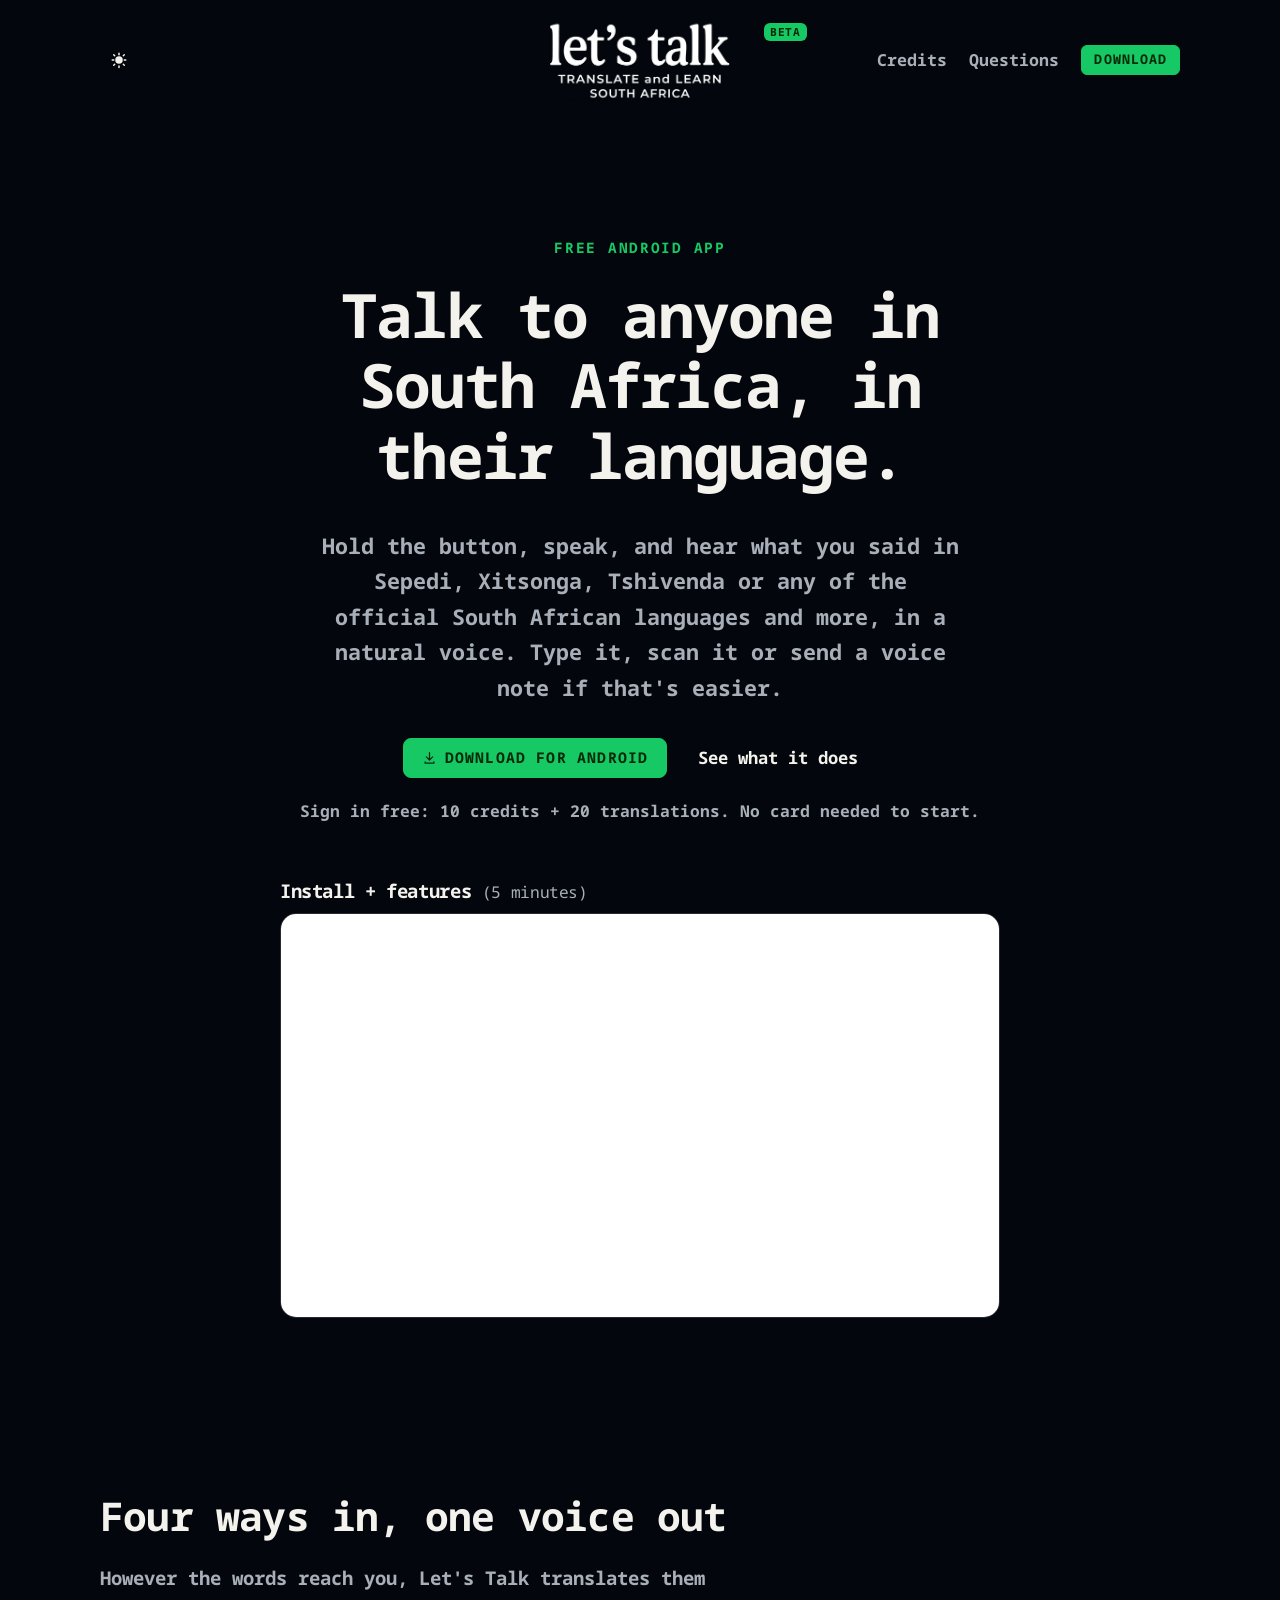
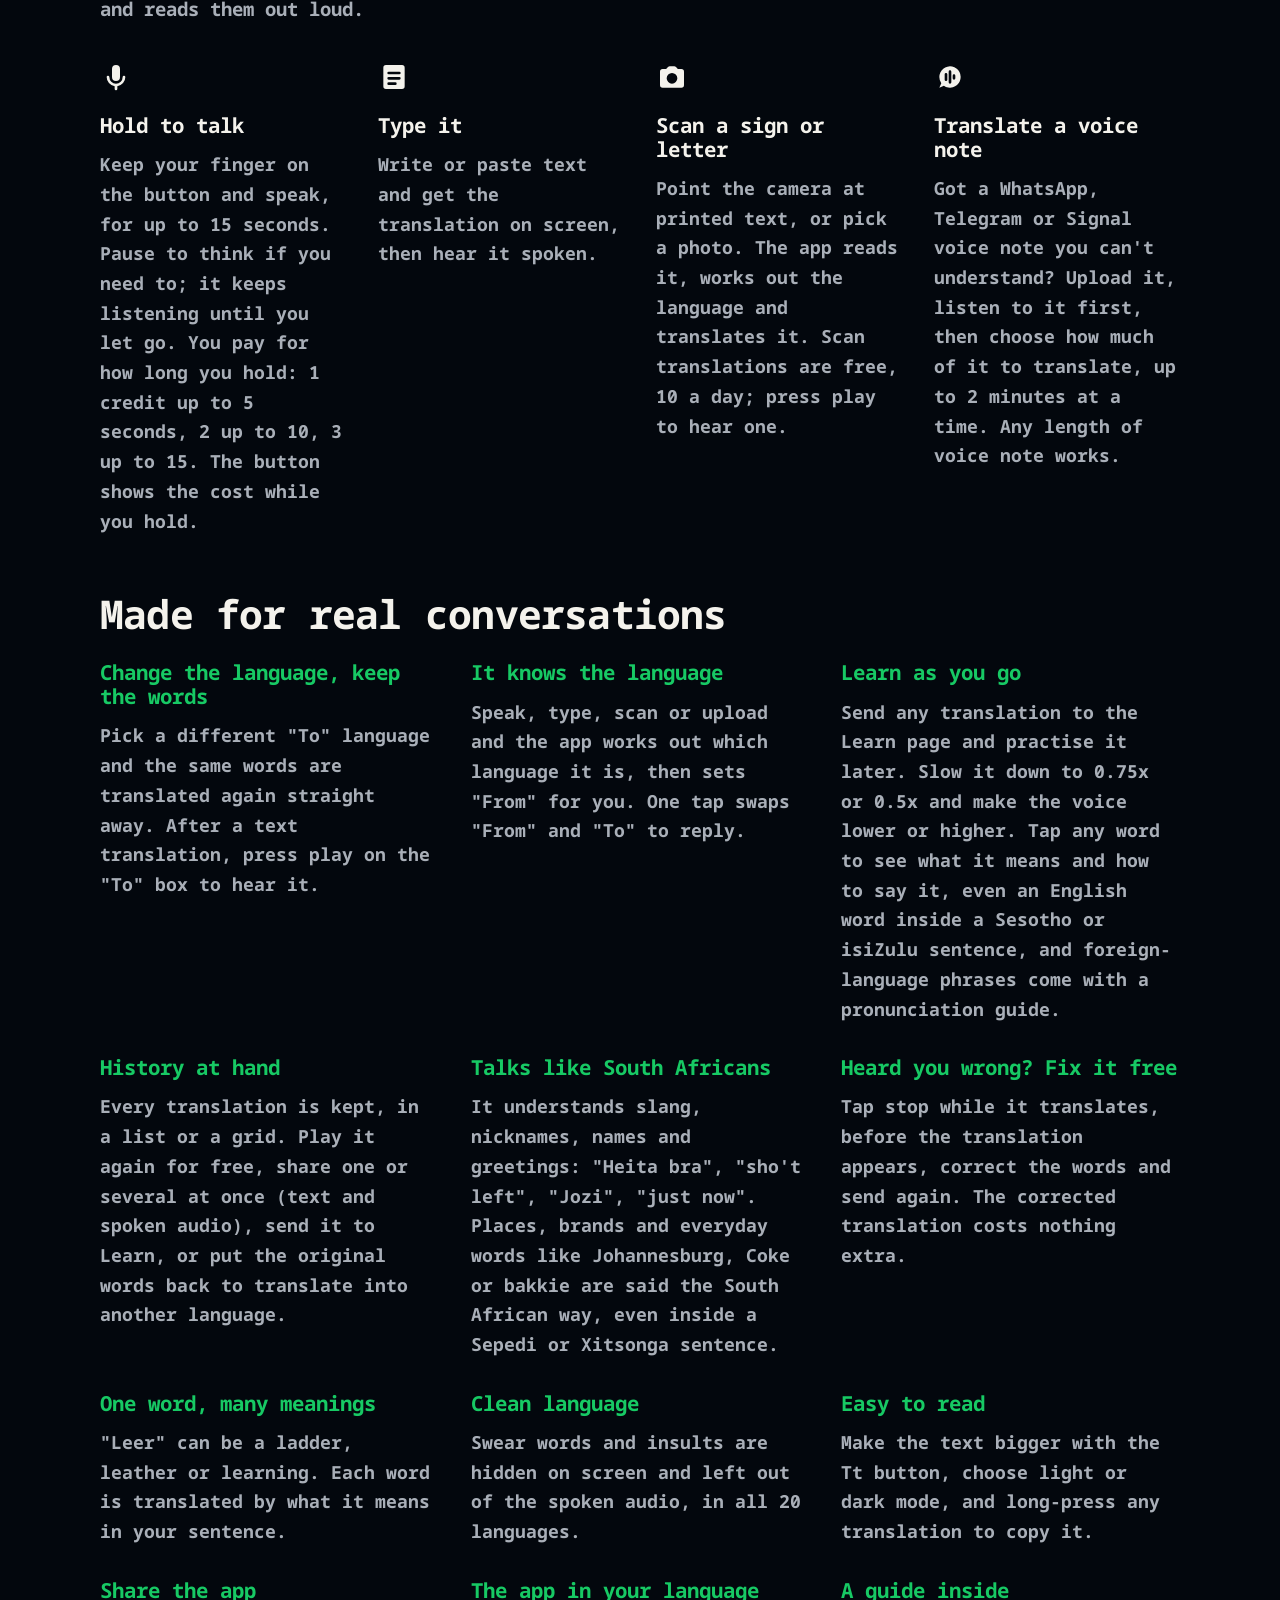
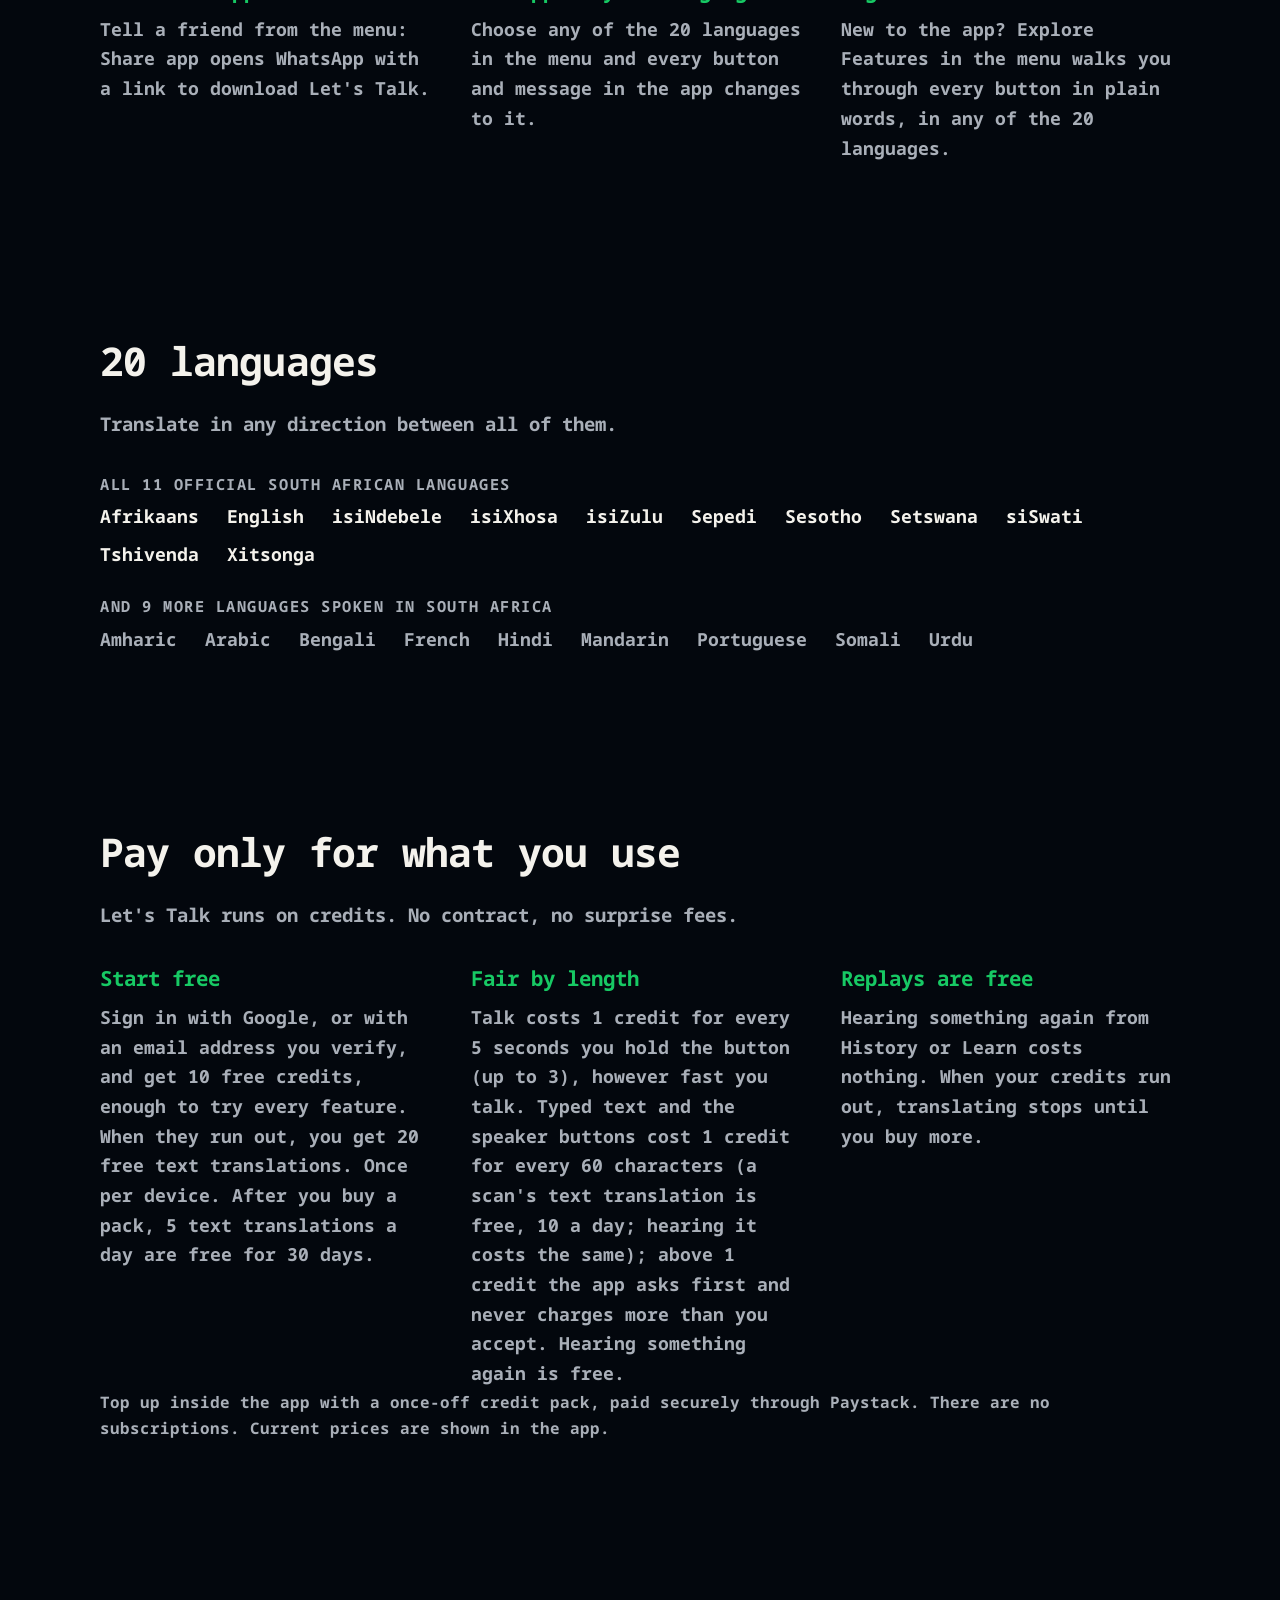
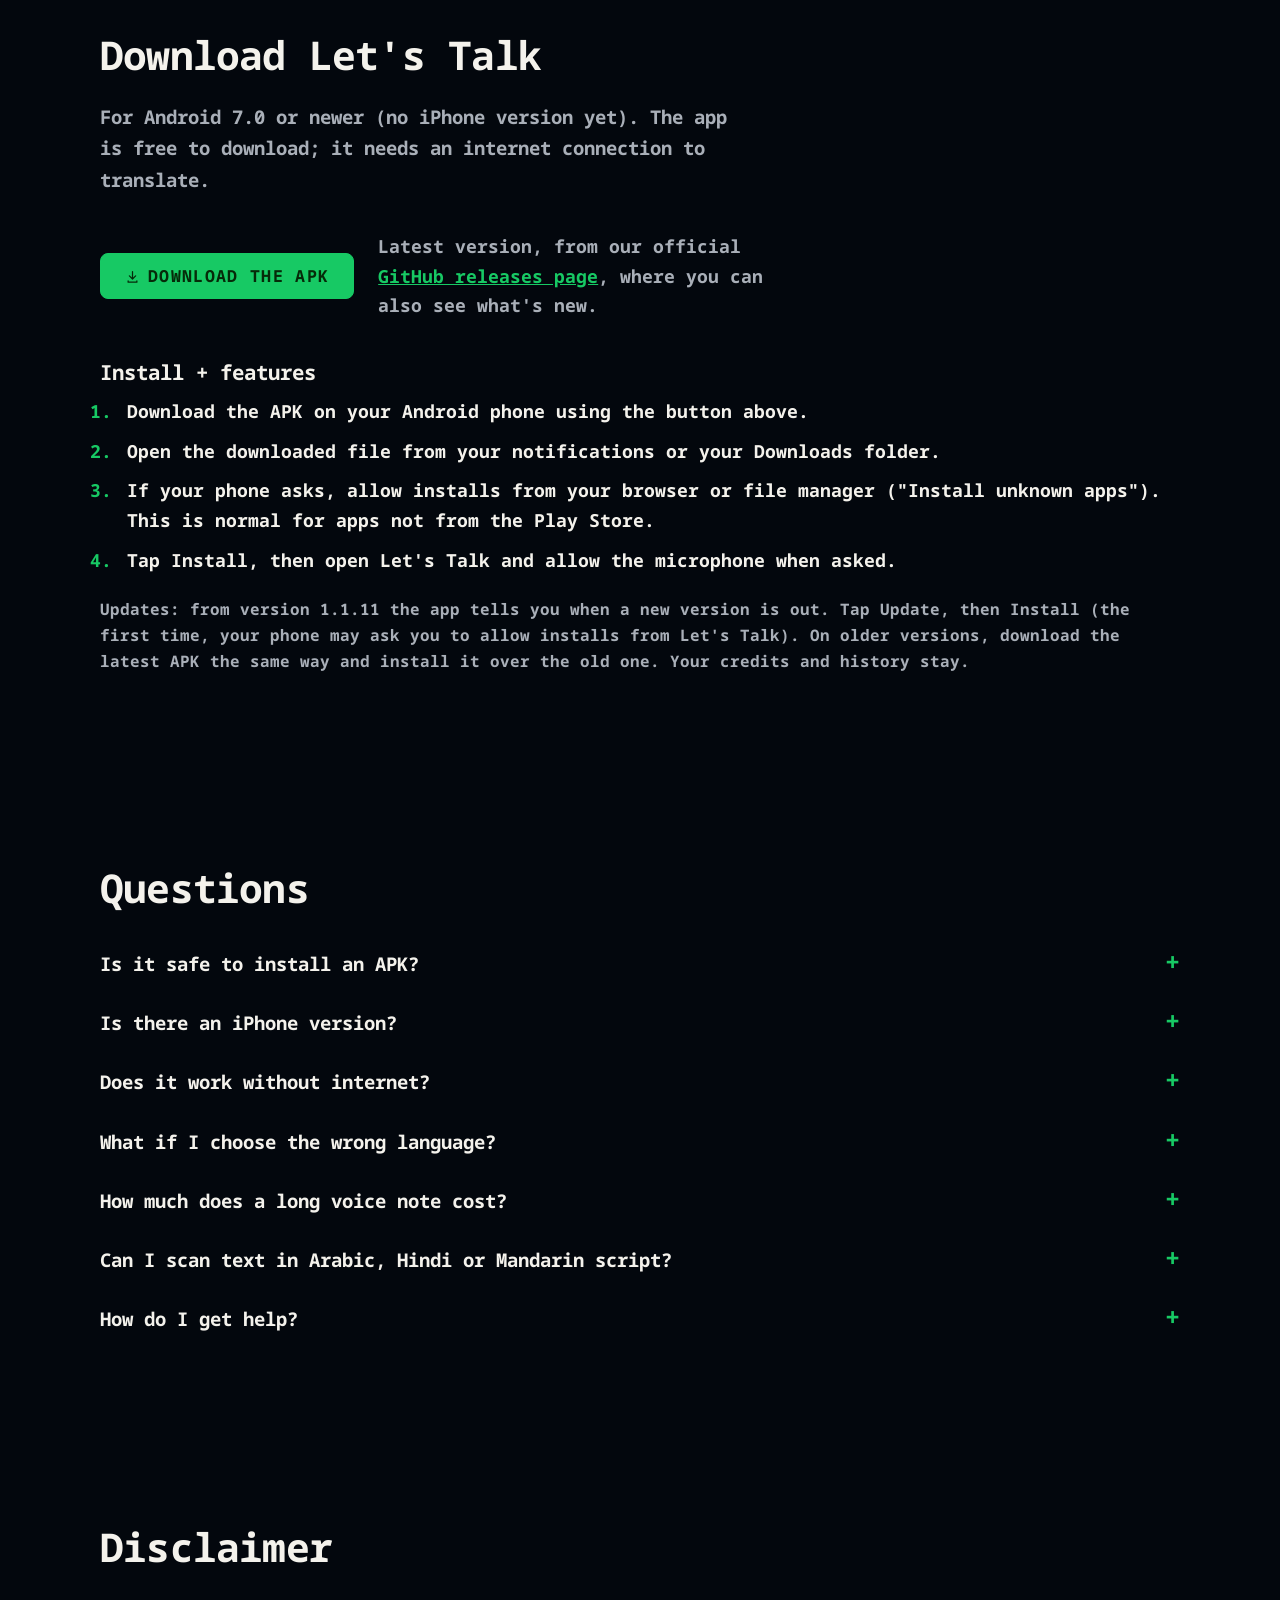
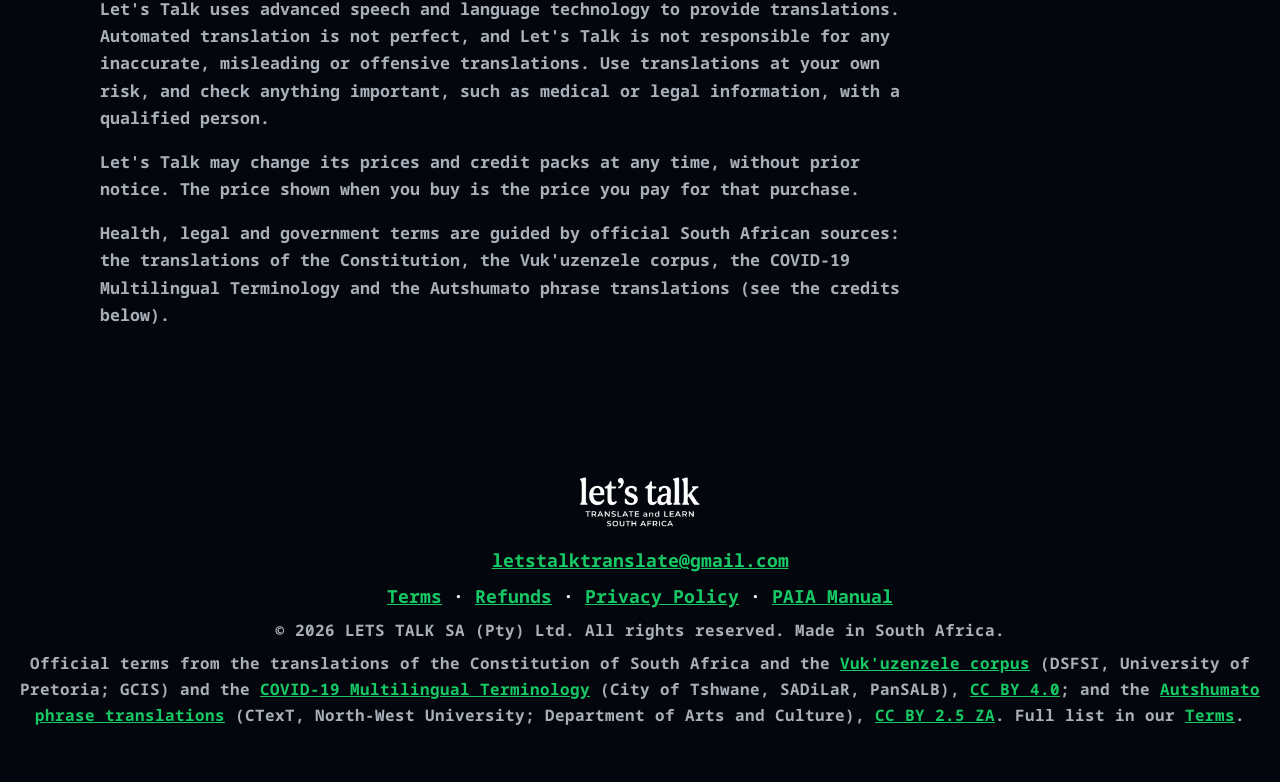
<file: index.html>
<!DOCTYPE html>
<html lang="en">
<head>
  <meta charset="UTF-8">
  <meta name="viewport" content="width=device-width, initial-scale=1.0">
  <title>Let's Talk | Translate and learn South African languages</title>
  <meta name="description" content="Speak, type, scan or send a voice note and hear it in another language. Let's Talk translates between all 11 official South African languages and 9 more, with natural voices and a Learn page. Free Android download.">
  <meta name="theme-color" content="#03070d">
  <link rel="canonical" href="https://www.talksa.co.za/">
  <link rel="icon" href="assets/favicon.svg" type="image/svg+xml">
  <link rel="apple-touch-icon" href="assets/apple-touch-icon.png">

  <meta property="og:type" content="website">
  <meta property="og:url" content="https://www.talksa.co.za/">
  <meta property="og:title" content="Let's Talk | Translate and learn South African languages">
  <meta property="og:description" content="Speak, type, scan or send a voice note and hear it in another language: all 11 official South African languages and 9 more. Free Android download.">
  <meta property="og:image" content="https://www.talksa.co.za/assets/og.png">
  <meta property="og:image:width" content="1200">
  <meta property="og:image:height" content="630">
  <meta name="twitter:card" content="summary_large_image">
  <meta name="twitter:image" content="https://www.talksa.co.za/assets/og.png">

  <link rel="preconnect" href="https://fonts.googleapis.com">
  <link rel="preconnect" href="https://fonts.gstatic.com" crossorigin>
  <link href="https://fonts.googleapis.com/css2?family=Noto+Sans+Mono:wght@400;500;600;700&display=swap" rel="stylesheet">
  <link rel="stylesheet" href="styles.css">
  <script>try{var t=localStorage.getItem("theme_v2");if(t==="light"||t==="dark")document.documentElement.setAttribute("data-theme",t);}catch(e){}</script>
</head>
<body>
  <header class="topbar">
    <div class="topbar-left">
      <button class="theme-toggle" type="button" aria-label="Switch between light and dark mode" title="Light or dark mode">
        <svg class="icon-moon" viewBox="0 0 24 24" aria-hidden="true"><path d="M21 14.5A9 9 0 0 1 9.5 3a9 9 0 1 0 11.5 11.5Z"/></svg>
        <svg class="icon-sun" viewBox="0 0 24 24" aria-hidden="true"><path d="M12 7a5 5 0 1 0 0 10 5 5 0 0 0 0-10Zm0-5a1 1 0 0 1 1 1v2a1 1 0 1 1-2 0V3a1 1 0 0 1 1-1Zm0 17a1 1 0 0 1 1 1v2a1 1 0 1 1-2 0v-2a1 1 0 0 1 1-1ZM3 11h2a1 1 0 1 1 0 2H3a1 1 0 1 1 0-2Zm16 0h2a1 1 0 1 1 0 2h-2a1 1 0 1 1 0-2ZM5.6 4.2l1.4 1.4a1 1 0 0 1-1.4 1.4L4.2 5.6a1 1 0 0 1 1.4-1.4Zm12.8 12.8 1.4 1.4a1 1 0 0 1-1.4 1.4l-1.4-1.4a1 1 0 0 1 1.4-1.4ZM4.2 18.4l1.4-1.4a1 1 0 0 1 1.4 1.4l-1.4 1.4a1 1 0 0 1-1.4-1.4ZM17 5.6l1.4-1.4a1 1 0 0 1 1.4 1.4L18.4 7A1 1 0 0 1 17 5.6Z"/></svg>
      </button>
    </div>
    <a class="topbar-logo" href="#top" aria-label="Let's Talk home"><img class="logo-dark" src="assets/logo.png" alt="let's talk - translate and learn South Africa" width="1024" height="366"><img class="logo-light" src="assets/logo-light.png" alt="let's talk - translate and learn South Africa" width="1024" height="366"><span class="beta-tag">Beta</span></a>
    <nav class="topbar-nav" aria-label="Sections">
      <a href="#credits">Credits</a>
      <a href="#faq">Questions</a>
      <a class="btn btn-small" href="#download">Download</a>
    </nav>
  </header>

  <main id="top">
    <section class="hero">
      <p class="eyebrow">Free Android app</p>
      <h1>Talk to anyone in South Africa, in their language.</h1>
      <p class="lead">Hold the button, speak, and hear what you said in Sepedi, Xitsonga, Tshivenda or any of the official South African languages and more, in a natural voice. Type it, scan it or send a voice note if that's easier.</p>
      <div class="hero-actions">
        <a class="btn" href="#download">
          <svg aria-hidden="true" viewBox="0 0 24 24" width="20" height="20"><path fill="currentColor" d="M12 3a1 1 0 0 1 1 1v9.59l3.3-3.3a1 1 0 1 1 1.4 1.42l-5 5a1 1 0 0 1-1.4 0l-5-5a1 1 0 1 1 1.4-1.42l3.3 3.3V4a1 1 0 0 1 1-1Zm-7 15a1 1 0 0 1 1 1v1h12v-1a1 1 0 1 1 2 0v2a1 1 0 0 1-1 1H5a1 1 0 0 1-1-1v-2a1 1 0 0 1 1-1Z"/></svg>
          Download for Android
        </a>
        <a class="btn btn-ghost" href="#features">See what it does</a>
      </div>
      <p class="hero-note">Sign in free: 10 credits + 20 translations. No card needed to start.</p>
      <div class="videos">
        <div class="video-box">
          <h2 class="video-title">Install + features <span class="video-length">(5 minutes)</span></h2>
          <div class="video-frame"><iframe src="https://www.youtube-nocookie.com/embed/RdToEkOy3gw" title="Let's Talk: install + features" loading="lazy" allow="accelerometer; encrypted-media; gyroscope; picture-in-picture; web-share" referrerpolicy="strict-origin-when-cross-origin" allowfullscreen></iframe></div>
        </div>
      </div>
    </section>

    <section id="features" class="section">
      <h2>Four ways in, one voice out</h2>
      <p class="section-lead">However the words reach you, Let's Talk translates them and reads them out loud.</p>
      <div class="grid">
        <article class="card">
          <div class="card-icon" aria-hidden="true">
            <svg viewBox="0 0 24 24"><path d="M12 15a3 3 0 0 0 3-3V6a3 3 0 1 0-6 0v6a3 3 0 0 0 3 3Zm5-3a1 1 0 1 1 2 0 7 7 0 0 1-6 6.93V21a1 1 0 1 1-2 0v-2.07A7 7 0 0 1 5 12a1 1 0 1 1 2 0 5 5 0 0 0 10 0Z"/></svg>
          </div>
          <h3>Hold to talk</h3>
          <p>Keep your finger on the button and speak, for up to 15 seconds. Pause to think if you need to; it keeps listening until you let go. You pay for how long you hold: 1 credit up to 5 seconds, 2 up to 10, 3 up to 15. The button shows the cost while you hold.</p>
        </article>
        <article class="card">
          <div class="card-icon" aria-hidden="true">
            <svg viewBox="0 0 24 24"><path d="M4 5a2 2 0 0 1 2-2h12a2 2 0 0 1 2 2v14a2 2 0 0 1-2 2H6a2 2 0 0 1-2-2V5Zm4 3a1 1 0 0 0 0 2h8a1 1 0 1 0 0-2H8Zm0 4a1 1 0 1 0 0 2h8a1 1 0 1 0 0-2H8Zm0 4a1 1 0 1 0 0 2h5a1 1 0 1 0 0-2H8Z"/></svg>
          </div>
          <h3>Type it</h3>
          <p>Write or paste text and get the translation on screen, then hear it spoken.</p>
        </article>
        <article class="card">
          <div class="card-icon" aria-hidden="true">
            <svg viewBox="0 0 24 24"><path d="M9 4.5 7.6 6H5a2 2 0 0 0-2 2v10a2 2 0 0 0 2 2h14a2 2 0 0 0 2-2V8a2 2 0 0 0-2-2h-2.6L15 4.5A2 2 0 0 0 13.6 4h-3.2A2 2 0 0 0 9 4.5ZM12 17a4 4 0 1 1 0-8 4 4 0 0 1 0 8Z"/></svg>
          </div>
          <h3>Scan a sign or letter</h3>
          <p>Point the camera at printed text, or pick a photo. The app reads it, works out the language and translates it. Scan translations are free, 10 a day; press play to hear one.</p>
        </article>
        <article class="card">
          <div class="card-icon" aria-hidden="true">
            <svg viewBox="0 0 24 24"><path d="M4 12a8 8 0 1 1 3.4 6.55L4 20l1.45-3.4A7.96 7.96 0 0 1 4 12Zm5-3a1 1 0 0 0-1 1v4a1 1 0 1 0 2 0v-4a1 1 0 0 0-1-1Zm3-2a1 1 0 0 0-1 1v8a1 1 0 1 0 2 0V8a1 1 0 0 0-1-1Zm3 3a1 1 0 0 0-1 1v2a1 1 0 1 0 2 0v-2a1 1 0 0 0-1-1Z"/></svg>
          </div>
          <h3>Translate a voice note</h3>
          <p>Got a WhatsApp, Telegram or Signal voice note you can't understand? Upload it, listen to it first, then choose how much of it to translate, up to 2 minutes at a time. Any length of voice note works.</p>
        </article>
      </div>

      <h2 class="subhead">Made for real conversations</h2>
      <div class="grid grid-3">
        <article class="card card-plain">
          <h3>Change the language, keep the words</h3>
          <p>Pick a different "To" language and the same words are translated again straight away. After a text translation, press play on the "To" box to hear it.</p>
        </article>
        <article class="card card-plain">
          <h3>It knows the language</h3>
          <p>Speak, type, scan or upload and the app works out which language it is, then sets "From" for you. One tap swaps "From" and "To" to reply.</p>
        </article>
        <article class="card card-plain">
          <h3>Learn as you go</h3>
          <p>Send any translation to the Learn page and practise it later. Slow it down to 0.75x or 0.5x and make the voice lower or higher. Tap any word to see what it means and how to say it, even an English word inside a Sesotho or isiZulu sentence, and foreign-language phrases come with a pronunciation guide.</p>
        </article>
        <article class="card card-plain">
          <h3>History at hand</h3>
          <p>Every translation is kept, in a list or a grid. Play it again for free, share one or several at once (text and spoken audio), send it to Learn, or put the original words back to translate into another language.</p>
        </article>
        <article class="card card-plain">
          <h3>Talks like South Africans</h3>
          <p>It understands slang, nicknames, names and greetings: "Heita bra", "sho't left", "Jozi", "just now". Places, brands and everyday words like Johannesburg, Coke or bakkie are said the South African way, even inside a Sepedi or Xitsonga sentence.</p>
        </article>
        <article class="card card-plain">
          <h3>Heard you wrong? Fix it free</h3>
          <p>Tap stop while it translates, before the translation appears, correct the words and send again. The corrected translation costs nothing extra.</p>
        </article>
        <article class="card card-plain">
          <h3>One word, many meanings</h3>
          <p>"Leer" can be a ladder, leather or learning. Each word is translated by what it means in your sentence.</p>
        </article>
        <article class="card card-plain">
          <h3>Clean language</h3>
          <p>Swear words and insults are hidden on screen and left out of the spoken audio, in all 20 languages.</p>
        </article>
        <article class="card card-plain">
          <h3>Easy to read</h3>
          <p>Make the text bigger with the Tt button, choose light or dark mode, and long-press any translation to copy it.</p>
        </article>
        <article class="card card-plain">
          <h3>Share the app</h3>
          <p>Tell a friend from the menu: Share app opens WhatsApp with a link to download Let's Talk.</p>
        </article>
        <article class="card card-plain">
          <h3>The app in your language</h3>
          <p>Choose any of the 20 languages in the menu and every button and message in the app changes to it.</p>
        </article>
        <article class="card card-plain">
          <h3>A guide inside</h3>
          <p>New to the app? Explore Features in the menu walks you through every button in plain words, in any of the 20 languages.</p>
        </article>
      </div>
    </section>

    <section id="languages" class="section">
      <h2>20 languages</h2>
      <p class="section-lead">Translate in any direction between all of them.</p>
      <h3 class="list-title">All 11 official South African languages</h3>
      <ul class="chips">
        <li>Afrikaans</li><li>English</li><li>isiNdebele</li><li>isiXhosa</li><li>isiZulu</li><li>Sepedi</li><li>Sesotho</li><li>Setswana</li><li>siSwati</li><li>Tshivenda</li><li>Xitsonga</li>
      </ul>
      <h3 class="list-title">And 9 more languages spoken in South Africa</h3>
      <ul class="chips chips-alt">
        <li>Amharic</li><li>Arabic</li><li>Bengali</li><li>French</li><li>Hindi</li><li>Mandarin</li><li>Portuguese</li><li>Somali</li><li>Urdu</li>
      </ul>
    </section>

    <section id="credits" class="section">
      <h2>Pay only for what you use</h2>
      <p class="section-lead">Let's Talk runs on credits. No contract, no surprise fees.</p>
      <div class="grid grid-3">
        <article class="card card-plain">
          <h3>Start free</h3>
          <p>Sign in with Google, or with an email address you verify, and get 10 free credits, enough to try every feature. When they run out, you get 20 free text translations. Once per device. After you buy a pack, 5 text translations a day are free for 30 days.</p>
        </article>
        <article class="card card-plain">
          <h3>Fair by length</h3>
          <p>Talk costs 1 credit for every 5 seconds you hold the button (up to 3), however fast you talk. Typed text and the speaker buttons cost 1 credit for every 60 characters (a scan's text translation is free, 10 a day; hearing it costs the same); above 1 credit the app asks first and never charges more than you accept. Hearing something again is free.</p>
        </article>
        <article class="card card-plain">
          <h3>Replays are free</h3>
          <p>Hearing something again from History or Learn costs nothing. When your credits run out, translating stops until you buy more.</p>
        </article>
      </div>
      <p class="fine">Top up inside the app with a once-off credit pack, paid securely through Paystack. There are no subscriptions. Current prices are shown in the app.</p>
    </section>

    <section id="download" class="section download">
      <h2>Download Let's Talk</h2>
      <p class="section-lead">For Android 7.0 or newer (no iPhone version yet). The app is free to download; it needs an internet connection to translate.</p>
      <div class="download-box">
        <a class="btn btn-large" id="apk-button" href="https://github.com/chrisjmocke/letstalk-app/releases/latest/download/lets-talk.apk">
          <svg aria-hidden="true" viewBox="0 0 24 24" width="22" height="22"><path fill="currentColor" d="M12 3a1 1 0 0 1 1 1v9.59l3.3-3.3a1 1 0 1 1 1.4 1.42l-5 5a1 1 0 0 1-1.4 0l-5-5a1 1 0 1 1 1.4-1.42l3.3 3.3V4a1 1 0 0 1 1-1Zm-7 15a1 1 0 0 1 1 1v1h12v-1a1 1 0 1 1 2 0v2a1 1 0 0 1-1 1H5a1 1 0 0 1-1-1v-2a1 1 0 0 1 1-1Z"/></svg>
          Download the APK
        </a>
        <p class="download-meta">Latest version, from our official <a href="https://github.com/chrisjmocke/letstalk-app/releases">GitHub releases page</a>, where you can also see what's new.</p>
      </div>

      <h3>Install + features</h3>
      <ol class="steps">
        <li><strong>Download</strong> the APK on your Android phone using the button above.</li>
        <li><strong>Open</strong> the downloaded file from your notifications or your Downloads folder.</li>
        <li>If your phone asks, <strong>allow installs</strong> from your browser or file manager ("Install unknown apps"). This is normal for apps not from the Play Store.</li>
        <li>Tap <strong>Install</strong>, then open Let's Talk and allow the microphone when asked.</li>
      </ol>
      <p class="fine">Updates: from version 1.1.11 the app tells you when a new version is out. Tap <strong>Update</strong>, then <strong>Install</strong> (the first time, your phone may ask you to allow installs from Let's Talk). On older versions, download the latest APK the same way and install it over the old one. Your credits and history stay.</p>
    </section>

    <section id="faq" class="section">
      <h2>Questions</h2>
      <details>
        <summary>Is it safe to install an APK?</summary>
        <p>Download Let's Talk only from this website or our GitHub releases page. Every release is signed by us, and your phone checks that signature when you update. Your phone may warn you because the app isn't from the Play Store; that is expected.</p>
      </details>
      <details>
        <summary>Is there an iPhone version?</summary>
        <p>Not yet. Let's Talk is available for Android phones only.</p>
      </details>
      <details>
        <summary>Does it work without internet?</summary>
        <p>No. Translation and the spoken voices need a data or Wi-Fi connection.</p>
      </details>
      <details>
        <summary>What if I choose the wrong language?</summary>
        <p>The app works out which language you spoke, typed, scanned or uploaded and corrects the "From" language for you.</p>
      </details>
      <details>
        <summary>How much does a long voice note cost?</summary>
        <p>You decide. After you pick a voice note you can listen to it, then slide to choose how many credits to spend: 1 credit for every 5 seconds, counted from the start, up to 2 minutes at a time. Nothing is charged until you tap Proceed.</p>
      </details>
      <details>
        <summary>Can I scan text in Arabic, Hindi or Mandarin script?</summary>
        <p>The scanner reads text in Latin letters (A-Z) only. For other scripts, type the text, hold to talk or upload a voice note instead.</p>
      </details>
      <details>
        <summary>How do I get help?</summary>
        <p>Email us at <a href="mailto:letstalktranslate@gmail.com">letstalktranslate@gmail.com</a>.</p>
      </details>
    </section>

    <section class="section disclaimer">
      <h2>Disclaimer</h2>
      <p>Let's Talk uses advanced speech and language technology to provide translations. Automated translation is not perfect, and Let's Talk is not responsible for any inaccurate, misleading or offensive translations. Use translations at your own risk, and check anything important, such as medical or legal information, with a qualified person.</p>
      <p>Let's Talk may change its prices and credit packs at any time, without prior notice. The price shown when you buy is the price you pay for that purchase.</p>
      <p>Health, legal and government terms are guided by official South African sources: the translations of the Constitution, the Vuk'uzenzele corpus, the COVID-19 Multilingual Terminology and the Autshumato phrase translations (see the credits below).</p>
    </section>
  </main>

  <footer class="footer">
    <img class="logo-dark" src="assets/logo.png" alt="let's talk" width="1024" height="366">
    <img class="logo-light" src="assets/logo-light.png" alt="let's talk" width="1024" height="366">
    <p><a href="mailto:letstalktranslate@gmail.com">letstalktranslate@gmail.com</a></p>
    <p><a href="terms.html">Terms</a> · <a href="terms.html#refunds">Refunds</a> · <a href="privacy.html">Privacy Policy</a> · <a href="paia.html">PAIA Manual</a></p>
    <p class="fine">&copy; 2026 LETS TALK SA (Pty) Ltd. All rights reserved. Made in South Africa.</p>
    <p class="fine">Official terms from the translations of the Constitution of South Africa and the <a href="https://huggingface.co/datasets/dsfsi/vukuzenzele-sentence-aligned">Vuk'uzenzele corpus</a> (DSFSI, University of Pretoria; GCIS) and the <a href="https://hdl.handle.net/20.500.12185/544">COVID-19 Multilingual Terminology</a> (City of Tshwane, SADiLaR, PanSALB), <a href="https://creativecommons.org/licenses/by/4.0/">CC BY 4.0</a>; and the <a href="https://hdl.handle.net/20.500.12185/409">Autshumato phrase translations</a> (CTexT, North-West University; Department of Arts and Culture), <a href="https://creativecommons.org/licenses/by/2.5/za/">CC BY 2.5 ZA</a>. Full list in our <a href="terms.html">Terms</a>.</p>
  </footer>
  <dialog id="install-guide" aria-labelledby="install-title">
    <form method="dialog" class="guide-close"><button aria-label="Close">&times;</button></form>
    <h2 id="install-title">Install Let's Talk in 4 steps</h2>
    <p class="guide-lead">Let's Talk isn't on Google Play yet, so Android shows a few extra prompts. They are normal. This takes about a minute.</p>
    <ol class="steps guide-steps">
      <li><strong>Download.</strong> Tap the green button below. If Chrome says "This type of file can harm your device", tap <strong>Download anyway</strong>. Every Android browser says this for any app outside Google Play.</li>
      <li><strong>Open the file.</strong> Tap <strong>Open</strong> when the download finishes, or find <em>lets-talk.apk</em> in your Downloads folder.</li>
      <li><strong>Allow the install.</strong> If Android says your browser isn't allowed to install apps, tap <strong>Settings</strong>, switch on <strong>Allow from this source</strong>, then press back. You can switch it off again afterwards.</li>
      <li><strong>Install.</strong> Tap <strong>Install</strong>. If Google Play Protect says it hasn't seen the app before, tap <strong>More details</strong>, then <strong>Install anyway</strong>. Then open Let's Talk and allow the microphone.</li>
    </ol>
    <div class="guide-safe">
      <strong>Is it safe?</strong> The file comes straight from our official GitHub releases page, and every version is signed by us. We never ask for your bank card, ID number or password to install it. If anything on your phone looks different from the steps above, stop and <a href="mailto:letstalktranslate@gmail.com">email us</a> before you continue.
    </div>
    <div class="guide-actions">
      <a class="btn btn-large" id="apk-start" href="https://github.com/chrisjmocke/letstalk-app/releases/latest/download/lets-talk.apk">Download the APK</a>
      <p class="guide-started" id="apk-started" hidden>Download started. Follow steps 2 to 4 when it finishes. Reading this on a computer? Open this page on your phone, or send the link to it.</p>
    </div>
  </dialog>
  <script>
    (function () {
      var guide = document.getElementById("install-guide");
      var open = document.getElementById("apk-button");
      var start = document.getElementById("apk-start");
      var started = document.getElementById("apk-started");
      if (guide && guide.showModal && open) {
        open.addEventListener("click", function (e) {
          e.preventDefault();
          started.hidden = true;
          guide.showModal();
        });
        start.addEventListener("click", function () { started.hidden = false; });
        guide.addEventListener("click", function (e) { if (e.target === guide) guide.close(); });
      }
    })();
    (function () {
      var root = document.documentElement;
      var meta = document.querySelector('meta[name="theme-color"]');
      function current() { return root.getAttribute("data-theme") || "dark"; }
      function sync() {
        var light = current() === "light";
        if (meta) meta.setAttribute("content", light ? "#f7f5f0" : "#03070d");
        var btn = document.querySelector(".theme-toggle");
        if (btn) btn.setAttribute("aria-pressed", light ? "false" : "true");
      }
      document.querySelector(".theme-toggle").addEventListener("click", function () {
        var next = current() === "light" ? "dark" : "light";
        root.setAttribute("data-theme", next);
        try { localStorage.setItem("theme_v2", next); } catch (e) {}
        sync();
      });
      sync();
    })();
  </script>
</body></html>
</file>
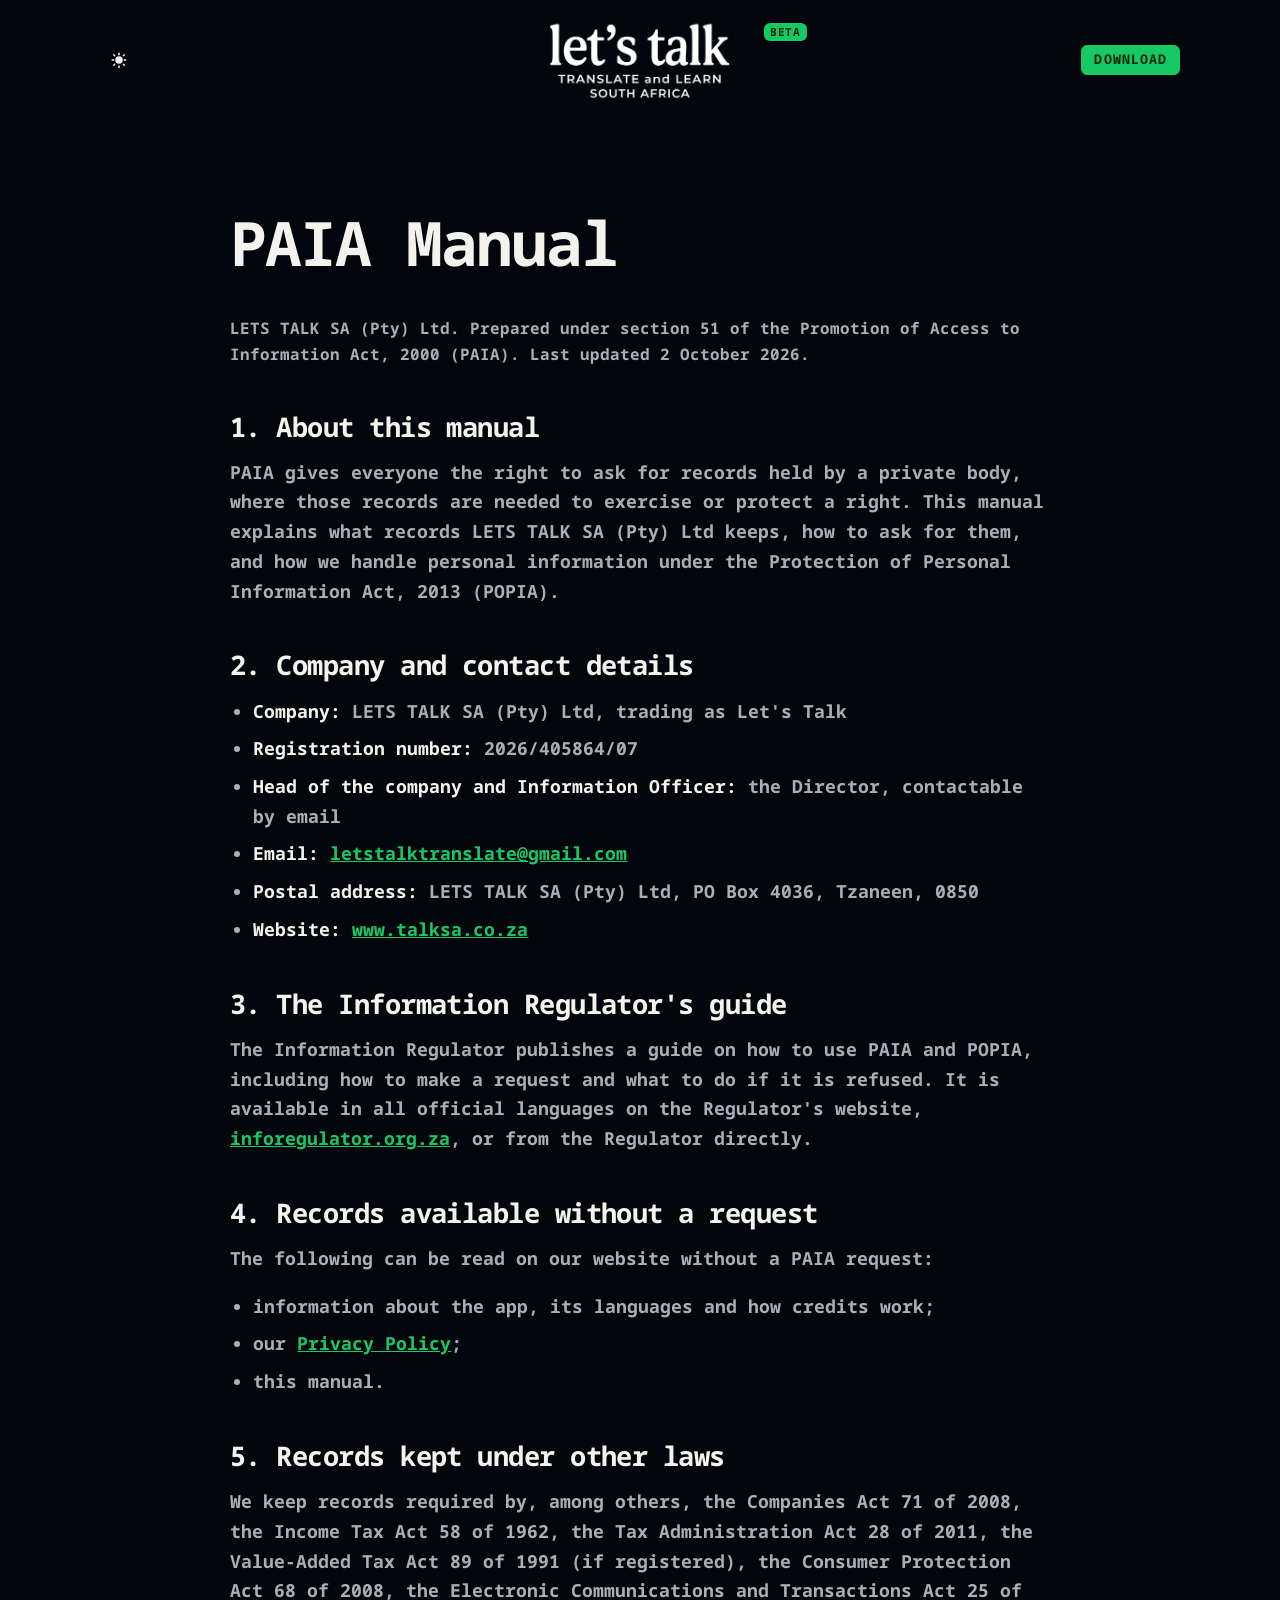
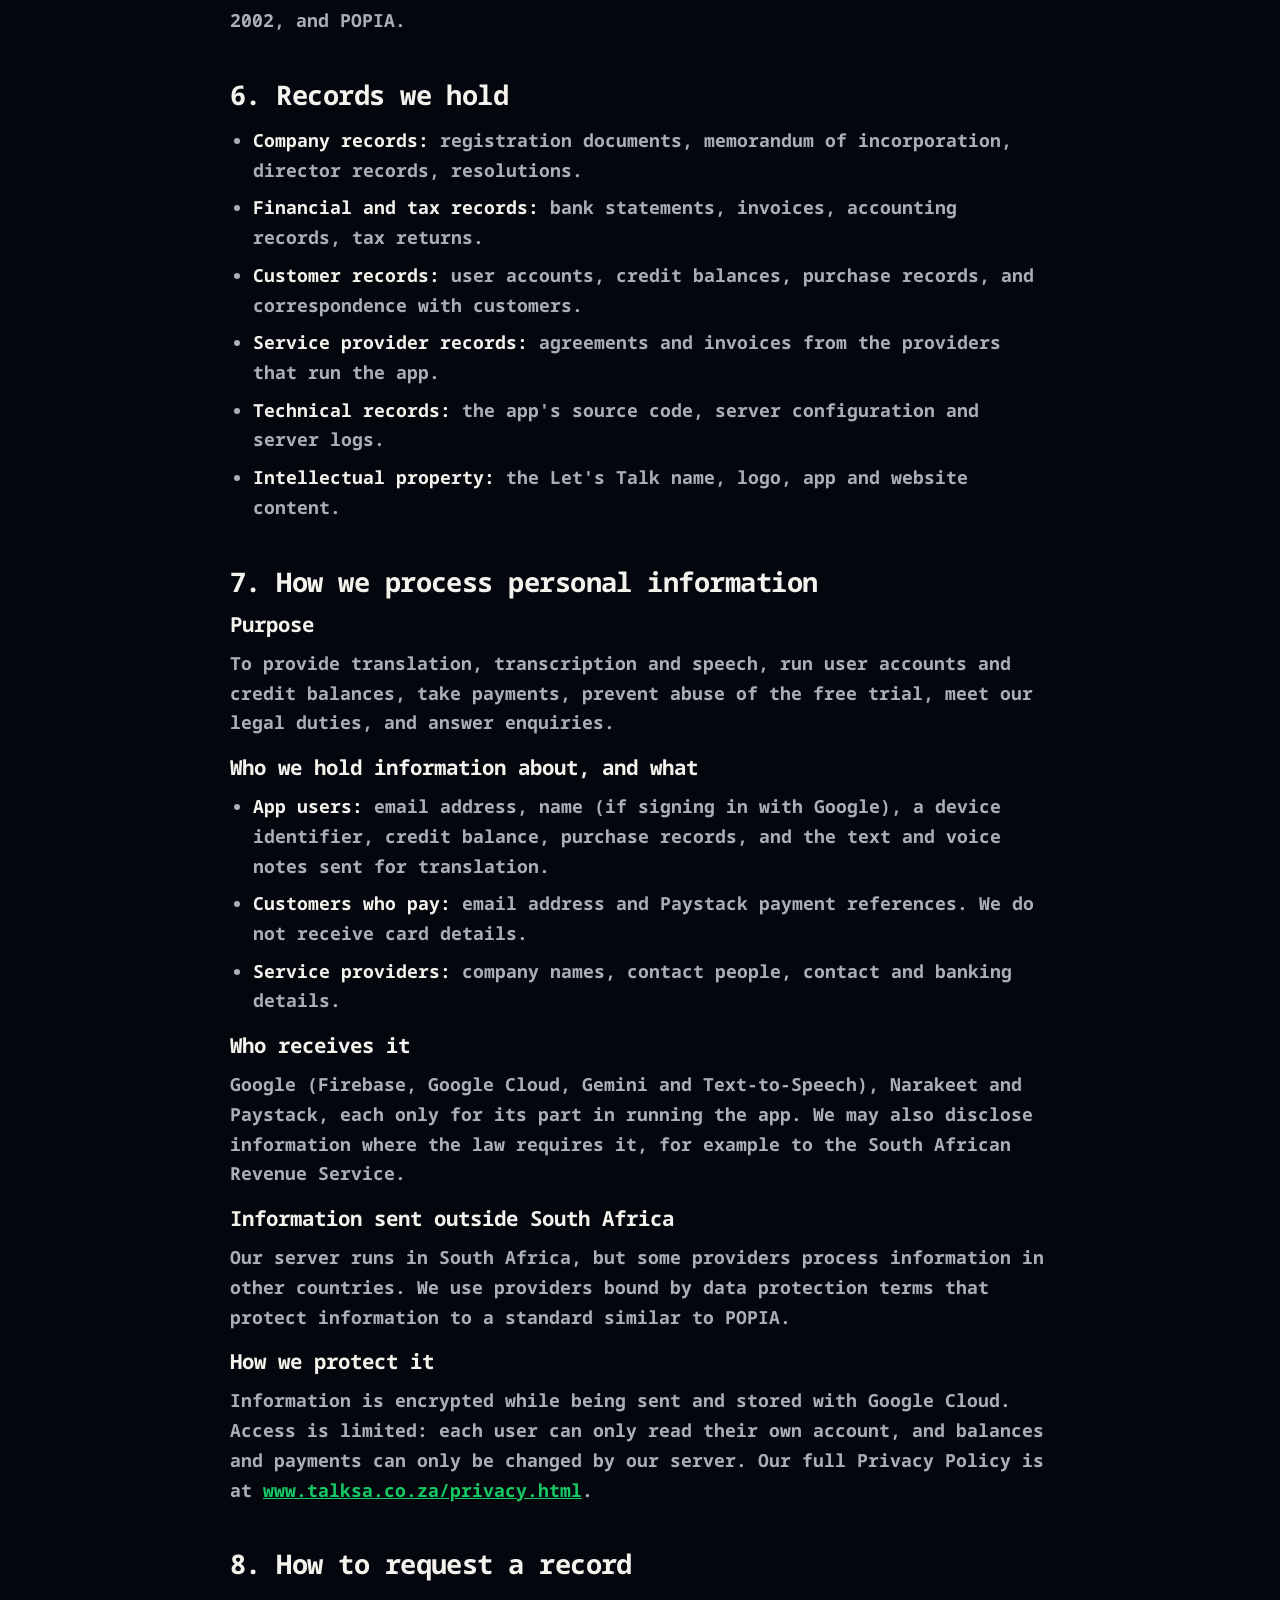
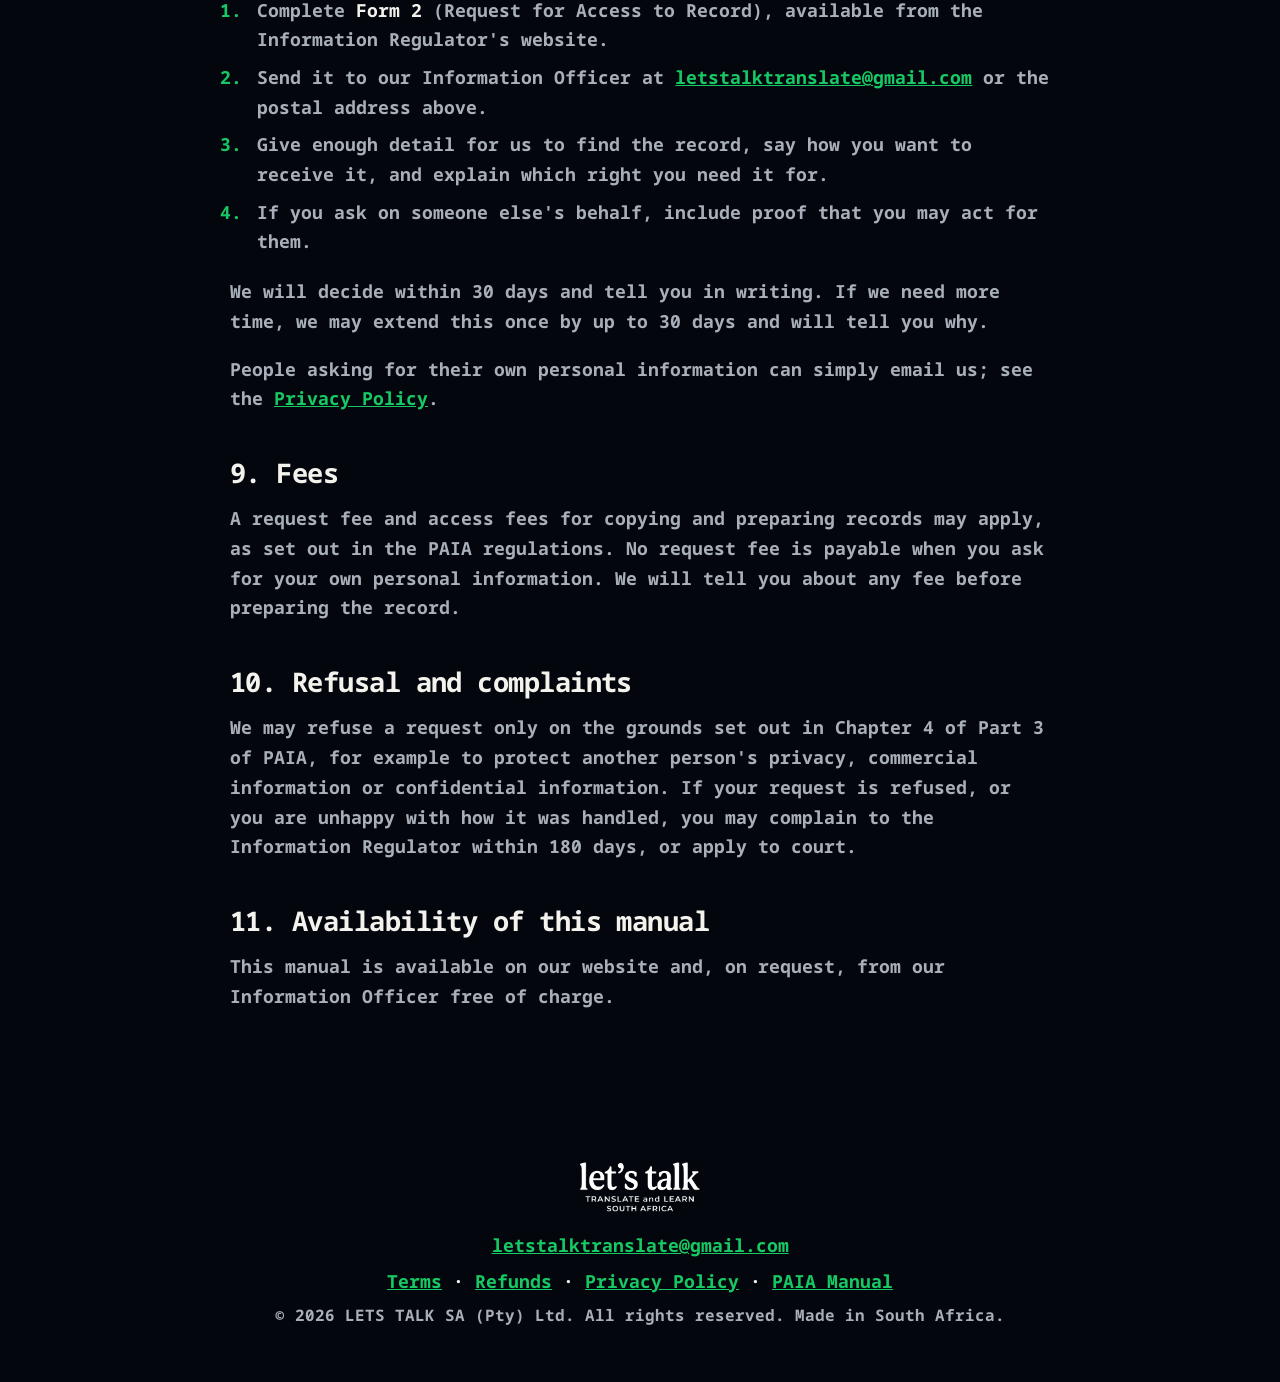
<file: paia.html>
<!DOCTYPE html>
<html lang="en">
<head>
  <meta charset="UTF-8">
  <meta name="viewport" content="width=device-width, initial-scale=1.0">
  <title>PAIA Manual | Let's Talk</title>
  <meta name="description" content="The PAIA manual of LETS TALK SA (Pty) Ltd: the records it holds and how to request access to them.">
  <meta name="theme-color" content="#03070d">
  <link rel="canonical" href="https://www.talksa.co.za/paia.html">
  <link rel="icon" href="assets/favicon.svg" type="image/svg+xml">
  <link rel="apple-touch-icon" href="assets/apple-touch-icon.png">
  <link rel="preconnect" href="https://fonts.googleapis.com">
  <link rel="preconnect" href="https://fonts.gstatic.com" crossorigin>
  <link href="https://fonts.googleapis.com/css2?family=Noto+Sans+Mono:wght@400;500;600;700&display=swap" rel="stylesheet">
  <link rel="stylesheet" href="styles.css">
  <script>try{var t=localStorage.getItem("theme_v2");if(t==="light"||t==="dark")document.documentElement.setAttribute("data-theme",t);}catch(e){}</script>
</head>
<body>
  <header class="topbar">
    <button class="theme-toggle" type="button" aria-label="Switch between light and dark mode" title="Light or dark mode">
      <svg class="icon-moon" viewBox="0 0 24 24" aria-hidden="true"><path d="M21 14.5A9 9 0 0 1 9.5 3a9 9 0 1 0 11.5 11.5Z"/></svg>
      <svg class="icon-sun" viewBox="0 0 24 24" aria-hidden="true"><path d="M12 7a5 5 0 1 0 0 10 5 5 0 0 0 0-10Zm0-5a1 1 0 0 1 1 1v2a1 1 0 1 1-2 0V3a1 1 0 0 1 1-1Zm0 17a1 1 0 0 1 1 1v2a1 1 0 1 1-2 0v-2a1 1 0 0 1 1-1ZM3 11h2a1 1 0 1 1 0 2H3a1 1 0 1 1 0-2Zm16 0h2a1 1 0 1 1 0 2h-2a1 1 0 1 1 0-2ZM5.6 4.2l1.4 1.4a1 1 0 0 1-1.4 1.4L4.2 5.6a1 1 0 0 1 1.4-1.4Zm12.8 12.8 1.4 1.4a1 1 0 0 1-1.4 1.4l-1.4-1.4a1 1 0 0 1 1.4-1.4ZM4.2 18.4l1.4-1.4a1 1 0 0 1 1.4 1.4l-1.4 1.4a1 1 0 0 1-1.4-1.4ZM17 5.6l1.4-1.4a1 1 0 0 1 1.4 1.4L18.4 7A1 1 0 0 1 17 5.6Z"/></svg>
    </button>
    <a class="topbar-logo" href="./" aria-label="Let's Talk home"><img class="logo-dark" src="assets/logo.png" alt="let's talk - translate and learn South Africa" width="1024" height="366"><img class="logo-light" src="assets/logo-light.png" alt="let's talk - translate and learn South Africa" width="1024" height="366"><span class="beta-tag">Beta</span></a>
    <nav class="topbar-nav" aria-label="Sections">
      <a class="btn btn-small" href="./#download">Download</a>
    </nav>
  </header>

  <main>
    <article class="section policy">
      <h1>PAIA Manual</h1>
      <p class="fine">LETS TALK SA (Pty) Ltd. Prepared under section 51 of the Promotion of Access to Information Act, 2000 (PAIA). Last updated 2 October 2026.</p>

      <h2>1. About this manual</h2>
      <p>PAIA gives everyone the right to ask for records held by a private body, where those records are needed to exercise or protect a right. This manual explains what records LETS TALK SA (Pty) Ltd keeps, how to ask for them, and how we handle personal information under the Protection of Personal Information Act, 2013 (POPIA).</p>

      <h2>2. Company and contact details</h2>
      <ul>
        <li><strong>Company:</strong> LETS TALK SA (Pty) Ltd, trading as Let's Talk</li>
        <li><strong>Registration number:</strong> 2026/405864/07</li>
        <li><strong>Head of the company and Information Officer:</strong> the Director, contactable by email</li>
        <li><strong>Email:</strong> <a href="mailto:letstalktranslate@gmail.com">letstalktranslate@gmail.com</a></li>
        <li><strong>Postal address:</strong> LETS TALK SA (Pty) Ltd, PO Box 4036, Tzaneen, 0850</li>
        <li><strong>Website:</strong> <a href="https://www.talksa.co.za/">www.talksa.co.za</a></li>
      </ul>

      <h2>3. The Information Regulator's guide</h2>
      <p>The Information Regulator publishes a guide on how to use PAIA and POPIA, including how to make a request and what to do if it is refused. It is available in all official languages on the Regulator's website, <a href="https://inforegulator.org.za/">inforegulator.org.za</a>, or from the Regulator directly.</p>

      <h2>4. Records available without a request</h2>
      <p>The following can be read on our website without a PAIA request:</p>
      <ul>
        <li>information about the app, its languages and how credits work;</li>
        <li>our <a href="privacy.html">Privacy Policy</a>;</li>
        <li>this manual.</li>
      </ul>

      <h2>5. Records kept under other laws</h2>
      <p>We keep records required by, among others, the Companies Act 71 of 2008, the Income Tax Act 58 of 1962, the Tax Administration Act 28 of 2011, the Value-Added Tax Act 89 of 1991 (if registered), the Consumer Protection Act 68 of 2008, the Electronic Communications and Transactions Act 25 of 2002, and POPIA.</p>

      <h2>6. Records we hold</h2>
      <ul>
        <li><strong>Company records:</strong> registration documents, memorandum of incorporation, director records, resolutions.</li>
        <li><strong>Financial and tax records:</strong> bank statements, invoices, accounting records, tax returns.</li>
        <li><strong>Customer records:</strong> user accounts, credit balances, purchase records, and correspondence with customers.</li>
        <li><strong>Service provider records:</strong> agreements and invoices from the providers that run the app.</li>
        <li><strong>Technical records:</strong> the app's source code, server configuration and server logs.</li>
        <li><strong>Intellectual property:</strong> the Let's Talk name, logo, app and website content.</li>
      </ul>

      <h2>7. How we process personal information</h2>
      <h3>Purpose</h3>
      <p>To provide translation, transcription and speech, run user accounts and credit balances, take payments, prevent abuse of the free trial, meet our legal duties, and answer enquiries.</p>
      <h3>Who we hold information about, and what</h3>
      <ul>
        <li><strong>App users:</strong> email address, name (if signing in with Google), a device identifier, credit balance, purchase records, and the text and voice notes sent for translation.</li>
        <li><strong>Customers who pay:</strong> email address and Paystack payment references. We do not receive card details.</li>
        <li><strong>Service providers:</strong> company names, contact people, contact and banking details.</li>
      </ul>
      <h3>Who receives it</h3>
      <p>Google (Firebase, Google Cloud, Gemini and Text-to-Speech), Narakeet and Paystack, each only for its part in running the app. We may also disclose information where the law requires it, for example to the South African Revenue Service.</p>
      <h3>Information sent outside South Africa</h3>
      <p>Our server runs in South Africa, but some providers process information in other countries. We use providers bound by data protection terms that protect information to a standard similar to POPIA.</p>
      <h3>How we protect it</h3>
      <p>Information is encrypted while being sent and stored with Google Cloud. Access is limited: each user can only read their own account, and balances and payments can only be changed by our server. Our full Privacy Policy is at <a href="privacy.html">www.talksa.co.za/privacy.html</a>.</p>

      <h2>8. How to request a record</h2>
      <ol class="steps">
        <li>Complete <strong>Form 2</strong> (Request for Access to Record), available from the Information Regulator's website.</li>
        <li>Send it to our Information Officer at <a href="mailto:letstalktranslate@gmail.com">letstalktranslate@gmail.com</a> or the postal address above.</li>
        <li>Give enough detail for us to find the record, say how you want to receive it, and explain which right you need it for.</li>
        <li>If you ask on someone else's behalf, include proof that you may act for them.</li>
      </ol>
      <p>We will decide within 30 days and tell you in writing. If we need more time, we may extend this once by up to 30 days and will tell you why.</p>
      <p>People asking for their own personal information can simply email us; see the <a href="privacy.html">Privacy Policy</a>.</p>

      <h2>9. Fees</h2>
      <p>A request fee and access fees for copying and preparing records may apply, as set out in the PAIA regulations. No request fee is payable when you ask for your own personal information. We will tell you about any fee before preparing the record.</p>

      <h2>10. Refusal and complaints</h2>
      <p>We may refuse a request only on the grounds set out in Chapter 4 of Part 3 of PAIA, for example to protect another person's privacy, commercial information or confidential information. If your request is refused, or you are unhappy with how it was handled, you may complain to the Information Regulator within 180 days, or apply to court.</p>

      <h2>11. Availability of this manual</h2>
      <p>This manual is available on our website and, on request, from our Information Officer free of charge.</p>
    </article>
  </main>

  <footer class="footer">
    <img class="logo-dark" src="assets/logo.png" alt="let's talk" width="1024" height="366">
    <img class="logo-light" src="assets/logo-light.png" alt="let's talk" width="1024" height="366">
    <p><a href="mailto:letstalktranslate@gmail.com">letstalktranslate@gmail.com</a></p>
    <p><a href="terms.html">Terms</a> · <a href="terms.html#refunds">Refunds</a> · <a href="privacy.html">Privacy Policy</a> · <a href="paia.html">PAIA Manual</a></p>
    <p class="fine">&copy; 2026 LETS TALK SA (Pty) Ltd. All rights reserved. Made in South Africa.</p>
  </footer>
  <script>
    (function () {
      var root = document.documentElement;
      var meta = document.querySelector('meta[name="theme-color"]');
      function current() { return root.getAttribute("data-theme") || "dark"; }
      function sync() {
        var light = current() === "light";
        if (meta) meta.setAttribute("content", light ? "#f7f5f0" : "#03070d");
        var btn = document.querySelector(".theme-toggle");
        if (btn) btn.setAttribute("aria-pressed", light ? "false" : "true");
      }
      document.querySelector(".theme-toggle").addEventListener("click", function () {
        var next = current() === "light" ? "dark" : "light";
        root.setAttribute("data-theme", next);
        try { localStorage.setItem("theme_v2", next); } catch (e) {}
        sync();
      });
      sync();
    })();
  </script>
</body>
</html>
</file>
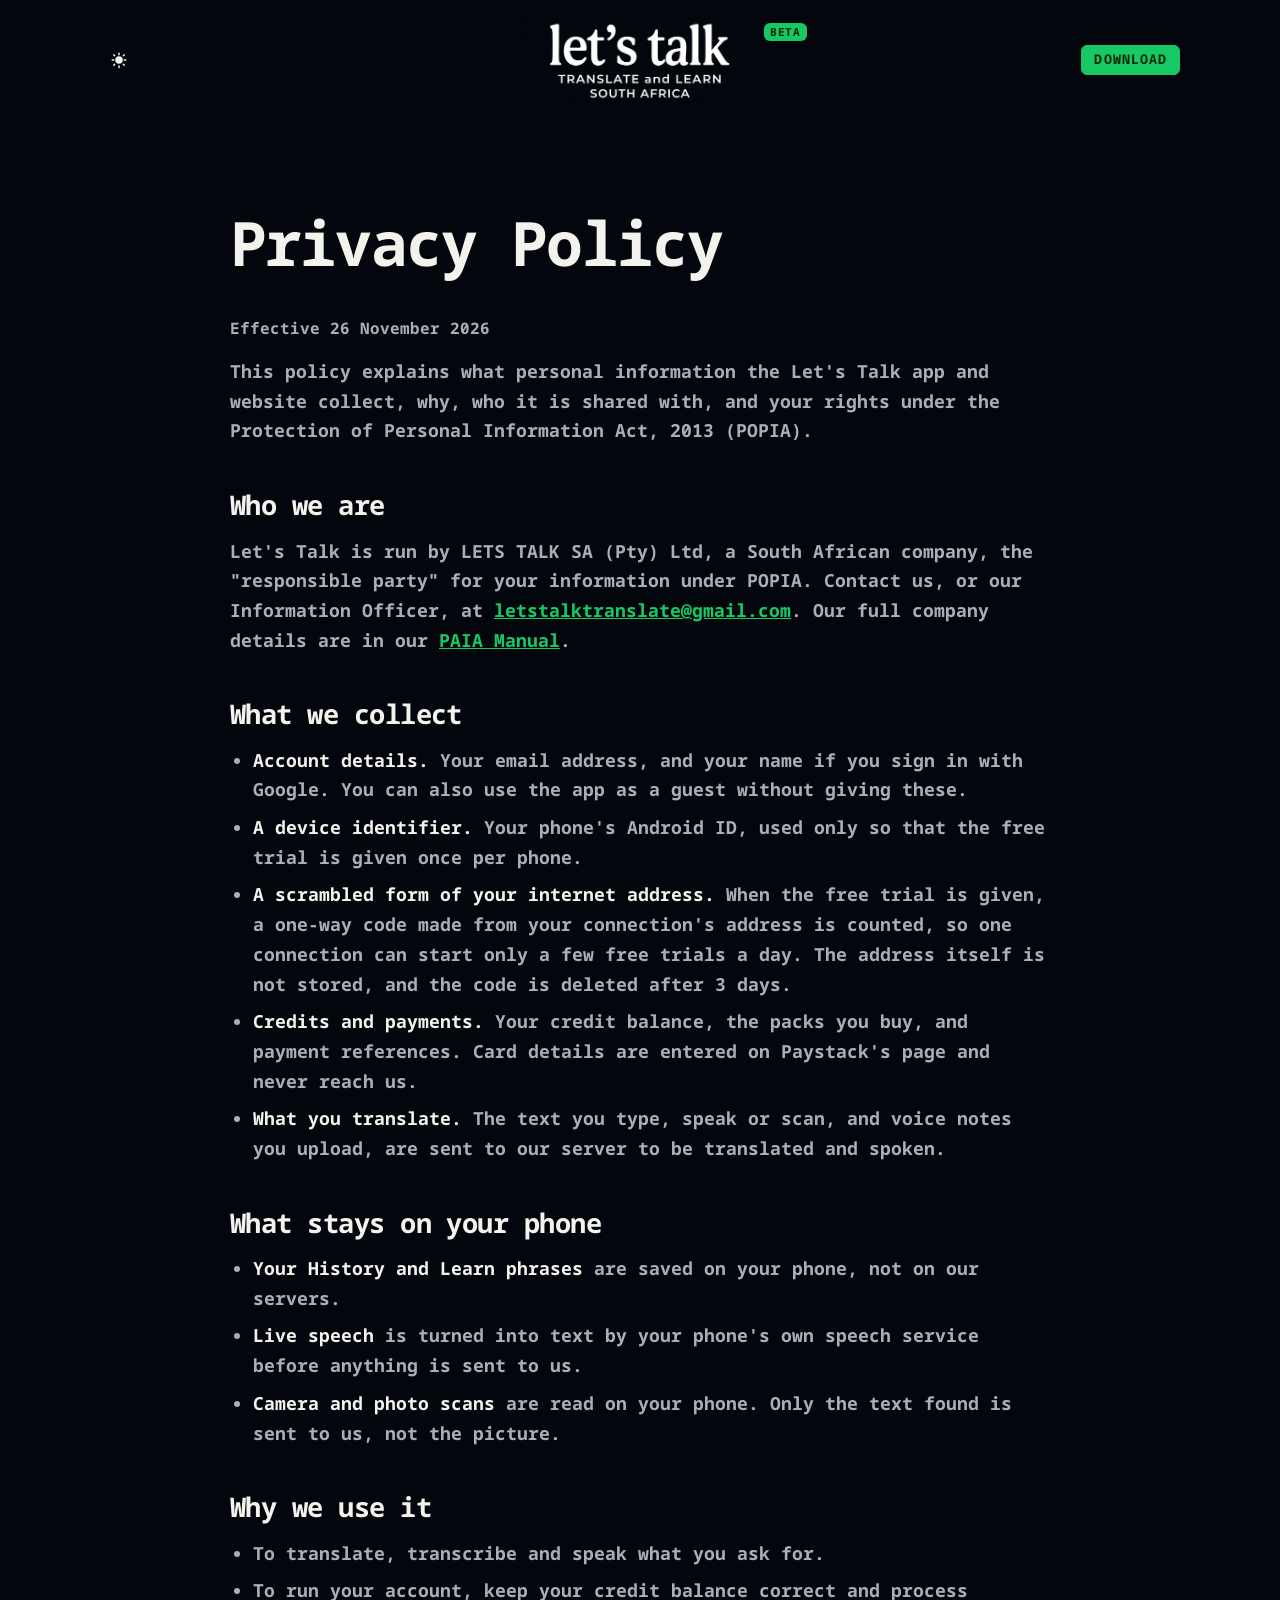
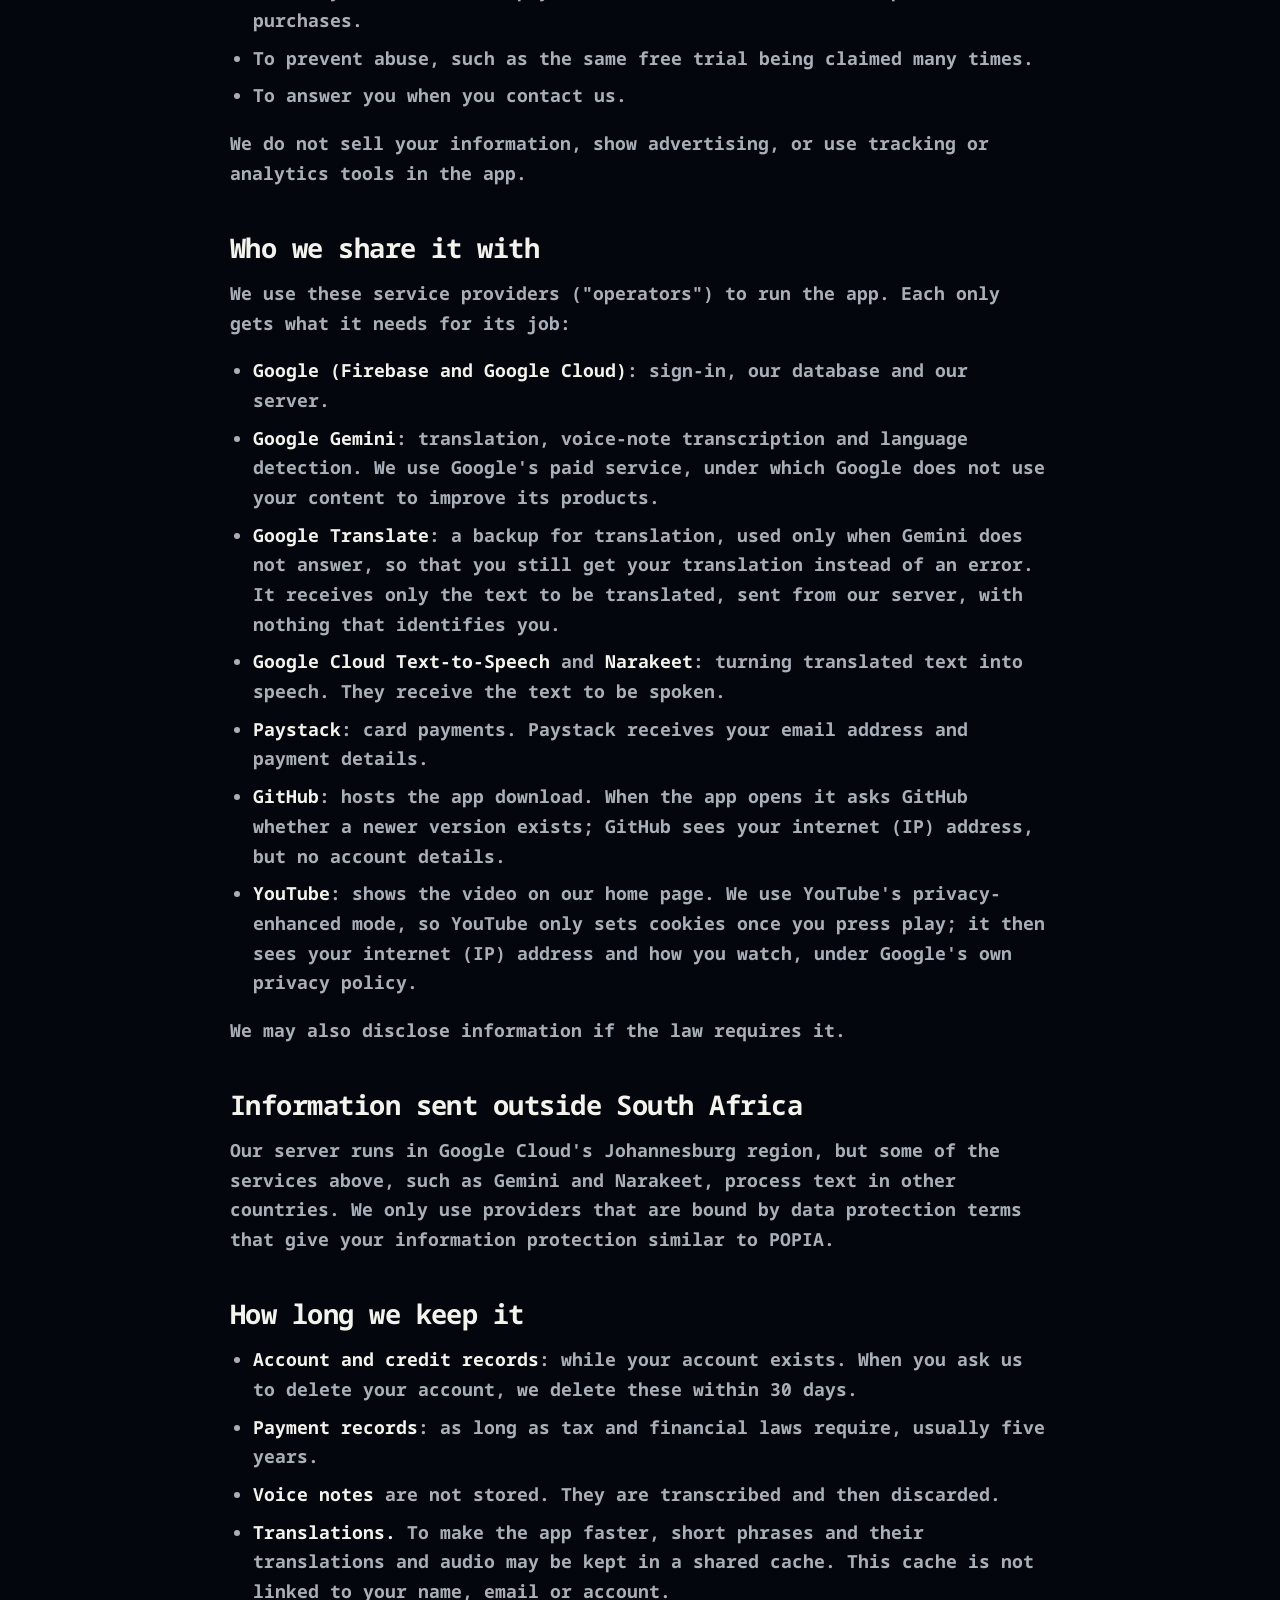
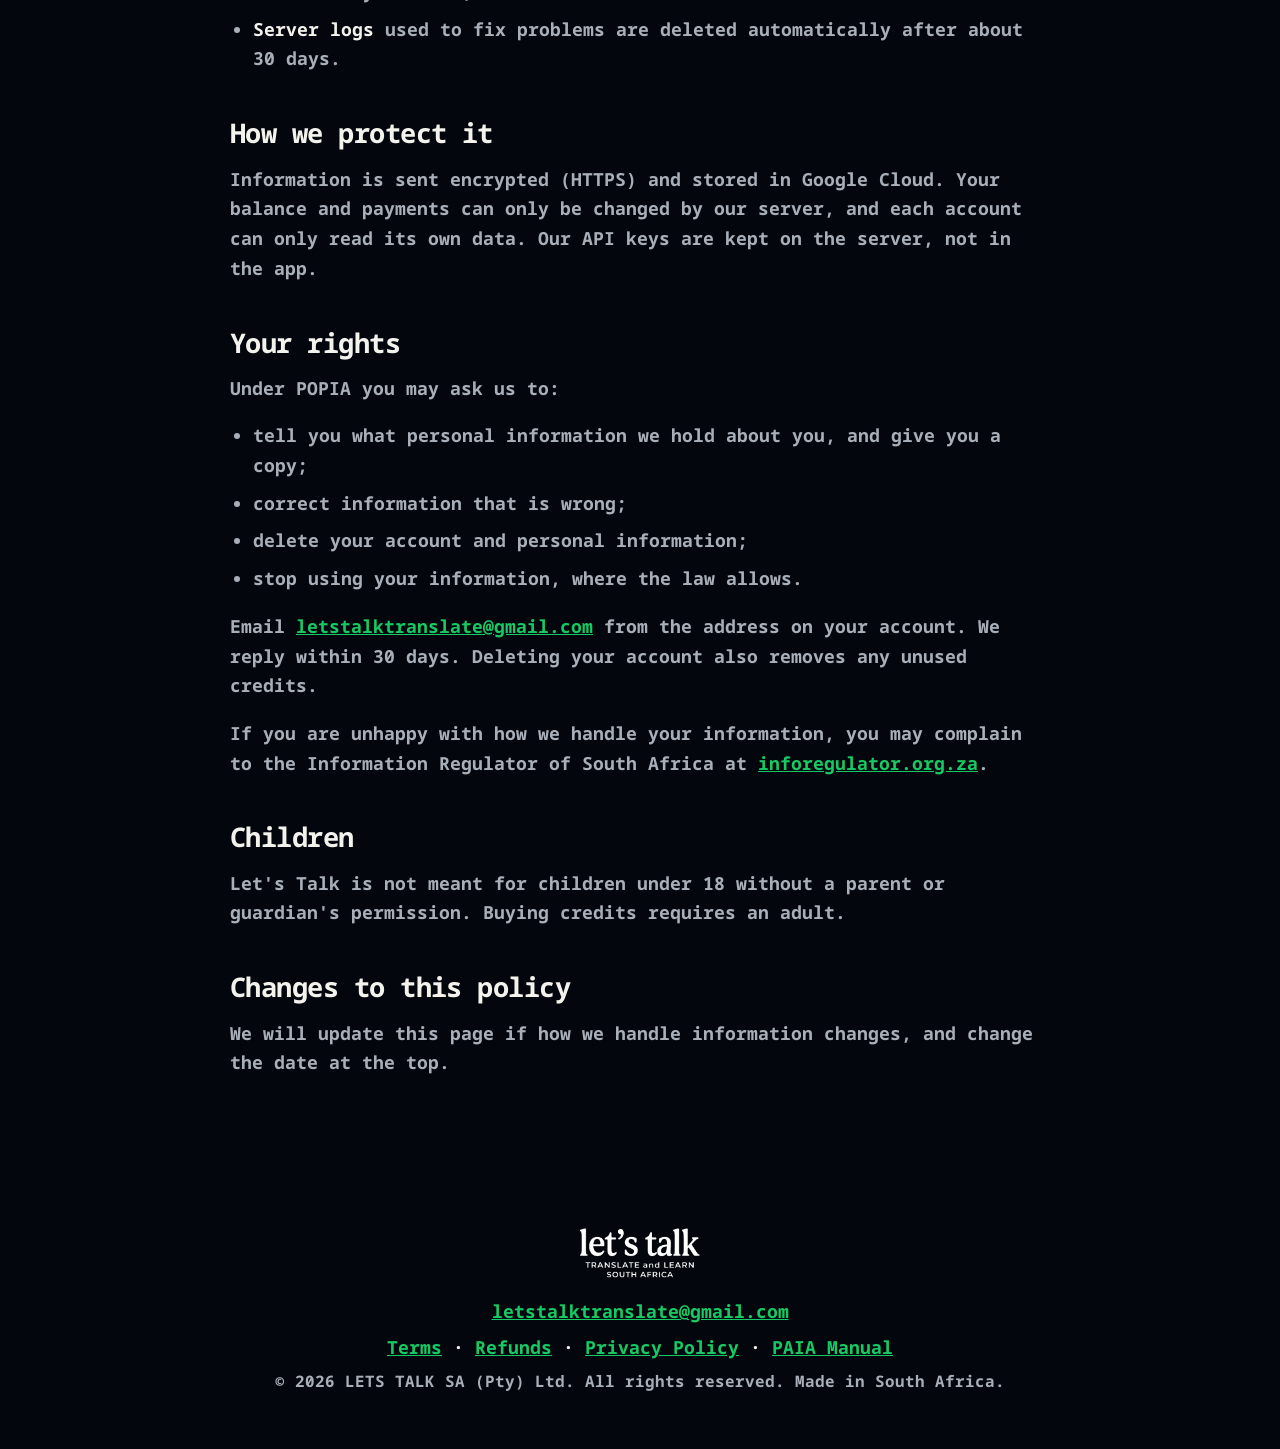
<file: privacy.html>
<!DOCTYPE html>
<html lang="en">
<head>
  <meta charset="UTF-8">
  <meta name="viewport" content="width=device-width, initial-scale=1.0">
  <title>Privacy Policy | Let's Talk</title>
  <meta name="description" content="How Let's Talk, by LETS TALK SA (Pty) Ltd, collects, uses and protects your personal information under POPIA.">
  <meta name="theme-color" content="#03070d">
  <link rel="canonical" href="https://www.talksa.co.za/privacy.html">
  <link rel="icon" href="assets/favicon.svg" type="image/svg+xml">
  <link rel="apple-touch-icon" href="assets/apple-touch-icon.png">
  <link rel="preconnect" href="https://fonts.googleapis.com">
  <link rel="preconnect" href="https://fonts.gstatic.com" crossorigin>
  <link href="https://fonts.googleapis.com/css2?family=Noto+Sans+Mono:wght@400;500;600;700&display=swap" rel="stylesheet">
  <link rel="stylesheet" href="styles.css">
  <script>try{var t=localStorage.getItem("theme_v2");if(t==="light"||t==="dark")document.documentElement.setAttribute("data-theme",t);}catch(e){}</script>
</head>
<body>
  <header class="topbar">
    <button class="theme-toggle" type="button" aria-label="Switch between light and dark mode" title="Light or dark mode">
      <svg class="icon-moon" viewBox="0 0 24 24" aria-hidden="true"><path d="M21 14.5A9 9 0 0 1 9.5 3a9 9 0 1 0 11.5 11.5Z"/></svg>
      <svg class="icon-sun" viewBox="0 0 24 24" aria-hidden="true"><path d="M12 7a5 5 0 1 0 0 10 5 5 0 0 0 0-10Zm0-5a1 1 0 0 1 1 1v2a1 1 0 1 1-2 0V3a1 1 0 0 1 1-1Zm0 17a1 1 0 0 1 1 1v2a1 1 0 1 1-2 0v-2a1 1 0 0 1 1-1ZM3 11h2a1 1 0 1 1 0 2H3a1 1 0 1 1 0-2Zm16 0h2a1 1 0 1 1 0 2h-2a1 1 0 1 1 0-2ZM5.6 4.2l1.4 1.4a1 1 0 0 1-1.4 1.4L4.2 5.6a1 1 0 0 1 1.4-1.4Zm12.8 12.8 1.4 1.4a1 1 0 0 1-1.4 1.4l-1.4-1.4a1 1 0 0 1 1.4-1.4ZM4.2 18.4l1.4-1.4a1 1 0 0 1 1.4 1.4l-1.4 1.4a1 1 0 0 1-1.4-1.4ZM17 5.6l1.4-1.4a1 1 0 0 1 1.4 1.4L18.4 7A1 1 0 0 1 17 5.6Z"/></svg>
    </button>
    <a class="topbar-logo" href="./" aria-label="Let's Talk home"><img class="logo-dark" src="assets/logo.png" alt="let's talk - translate and learn South Africa" width="1024" height="366"><img class="logo-light" src="assets/logo-light.png" alt="let's talk - translate and learn South Africa" width="1024" height="366"><span class="beta-tag">Beta</span></a>
    <nav class="topbar-nav" aria-label="Sections">
      <a class="btn btn-small" href="./#download">Download</a>
    </nav>
  </header>

  <main>
    <article class="section policy">
      <h1>Privacy Policy</h1>
      <p class="fine">Effective 26 November 2026</p>

      <p>This policy explains what personal information the Let's Talk app and website collect, why, who it is shared with, and your rights under the Protection of Personal Information Act, 2013 (POPIA).</p>

      <h2>Who we are</h2>
      <p>Let's Talk is run by LETS TALK SA (Pty) Ltd, a South African company, the "responsible party" for your information under POPIA. Contact us, or our Information Officer, at <a href="mailto:letstalktranslate@gmail.com">letstalktranslate@gmail.com</a>. Our full company details are in our <a href="paia.html">PAIA Manual</a>.</p>

      <h2>What we collect</h2>
      <ul>
        <li><strong>Account details.</strong> Your email address, and your name if you sign in with Google. You can also use the app as a guest without giving these.</li>
        <li><strong>A device identifier.</strong> Your phone's Android ID, used only so that the free trial is given once per phone.</li>
        <li><strong>A scrambled form of your internet address.</strong> When the free trial is given, a one-way code made from your connection's address is counted, so one connection can start only a few free trials a day. The address itself is not stored, and the code is deleted after 3 days.</li>
        <li><strong>Credits and payments.</strong> Your credit balance, the packs you buy, and payment references. Card details are entered on Paystack's page and never reach us.</li>
        <li><strong>What you translate.</strong> The text you type, speak or scan, and voice notes you upload, are sent to our server to be translated and spoken.</li>
      </ul>

      <h2>What stays on your phone</h2>
      <ul>
        <li><strong>Your History and Learn phrases</strong> are saved on your phone, not on our servers.</li>
        <li><strong>Live speech</strong> is turned into text by your phone's own speech service before anything is sent to us.</li>
        <li><strong>Camera and photo scans</strong> are read on your phone. Only the text found is sent to us, not the picture.</li>
      </ul>

      <h2>Why we use it</h2>
      <ul>
        <li>To translate, transcribe and speak what you ask for.</li>
        <li>To run your account, keep your credit balance correct and process purchases.</li>
        <li>To prevent abuse, such as the same free trial being claimed many times.</li>
        <li>To answer you when you contact us.</li>
      </ul>
      <p>We do not sell your information, show advertising, or use tracking or analytics tools in the app.</p>

      <h2>Who we share it with</h2>
      <p>We use these service providers ("operators") to run the app. Each only gets what it needs for its job:</p>
      <ul>
        <li><strong>Google (Firebase and Google Cloud)</strong>: sign-in, our database and our server.</li>
        <li><strong>Google Gemini</strong>: translation, voice-note transcription and language detection. We use Google's paid service, under which Google does not use your content to improve its products.</li>
        <li><strong>Google Translate</strong>: a backup for translation, used only when Gemini does not answer, so that you still get your translation instead of an error. It receives only the text to be translated, sent from our server, with nothing that identifies you.</li>
        <li><strong>Google Cloud Text-to-Speech</strong> and <strong>Narakeet</strong>: turning translated text into speech. They receive the text to be spoken.</li>
        <li><strong>Paystack</strong>: card payments. Paystack receives your email address and payment details.</li>
        <li><strong>GitHub</strong>: hosts the app download. When the app opens it asks GitHub whether a newer version exists; GitHub sees your internet (IP) address, but no account details.</li>
        <li><strong>YouTube</strong>: shows the video on our home page. We use YouTube's privacy-enhanced mode, so YouTube only sets cookies once you press play; it then sees your internet (IP) address and how you watch, under Google's own privacy policy.</li>
      </ul>
      <p>We may also disclose information if the law requires it.</p>

      <h2>Information sent outside South Africa</h2>
      <p>Our server runs in Google Cloud's Johannesburg region, but some of the services above, such as Gemini and Narakeet, process text in other countries. We only use providers that are bound by data protection terms that give your information protection similar to POPIA.</p>

      <h2>How long we keep it</h2>
      <ul>
        <li><strong>Account and credit records</strong>: while your account exists. When you ask us to delete your account, we delete these within 30 days.</li>
        <li><strong>Payment records</strong>: as long as tax and financial laws require, usually five years.</li>
        <li><strong>Voice notes</strong> are not stored. They are transcribed and then discarded.</li>
        <li><strong>Translations.</strong> To make the app faster, short phrases and their translations and audio may be kept in a shared cache. This cache is not linked to your name, email or account.</li>
        <li><strong>Server logs</strong> used to fix problems are deleted automatically after about 30 days.</li>
      </ul>

      <h2>How we protect it</h2>
      <p>Information is sent encrypted (HTTPS) and stored in Google Cloud. Your balance and payments can only be changed by our server, and each account can only read its own data. Our API keys are kept on the server, not in the app.</p>

      <h2>Your rights</h2>
      <p>Under POPIA you may ask us to:</p>
      <ul>
        <li>tell you what personal information we hold about you, and give you a copy;</li>
        <li>correct information that is wrong;</li>
        <li>delete your account and personal information;</li>
        <li>stop using your information, where the law allows.</li>
      </ul>
      <p>Email <a href="mailto:letstalktranslate@gmail.com">letstalktranslate@gmail.com</a> from the address on your account. We reply within 30 days. Deleting your account also removes any unused credits.</p>
      <p>If you are unhappy with how we handle your information, you may complain to the Information Regulator of South Africa at <a href="https://inforegulator.org.za/">inforegulator.org.za</a>.</p>

      <h2>Children</h2>
      <p>Let's Talk is not meant for children under 18 without a parent or guardian's permission. Buying credits requires an adult.</p>

      <h2>Changes to this policy</h2>
      <p>We will update this page if how we handle information changes, and change the date at the top.</p>
    </article>
  </main>

  <footer class="footer">
    <img class="logo-dark" src="assets/logo.png" alt="let's talk" width="1024" height="366">
    <img class="logo-light" src="assets/logo-light.png" alt="let's talk" width="1024" height="366">
    <p><a href="mailto:letstalktranslate@gmail.com">letstalktranslate@gmail.com</a></p>
    <p><a href="terms.html">Terms</a> · <a href="terms.html#refunds">Refunds</a> · <a href="privacy.html">Privacy Policy</a> · <a href="paia.html">PAIA Manual</a></p>
    <p class="fine">&copy; 2026 LETS TALK SA (Pty) Ltd. All rights reserved. Made in South Africa.</p>
  </footer>
  <script>
    (function () {
      var root = document.documentElement;
      var meta = document.querySelector('meta[name="theme-color"]');
      function current() { return root.getAttribute("data-theme") || "dark"; }
      function sync() {
        var light = current() === "light";
        if (meta) meta.setAttribute("content", light ? "#f7f5f0" : "#03070d");
        var btn = document.querySelector(".theme-toggle");
        if (btn) btn.setAttribute("aria-pressed", light ? "false" : "true");
      }
      document.querySelector(".theme-toggle").addEventListener("click", function () {
        var next = current() === "light" ? "dark" : "light";
        root.setAttribute("data-theme", next);
        try { localStorage.setItem("theme_v2", next); } catch (e) {}
        sync();
      });
      sync();
    })();
  </script>
</body></html>
</file>
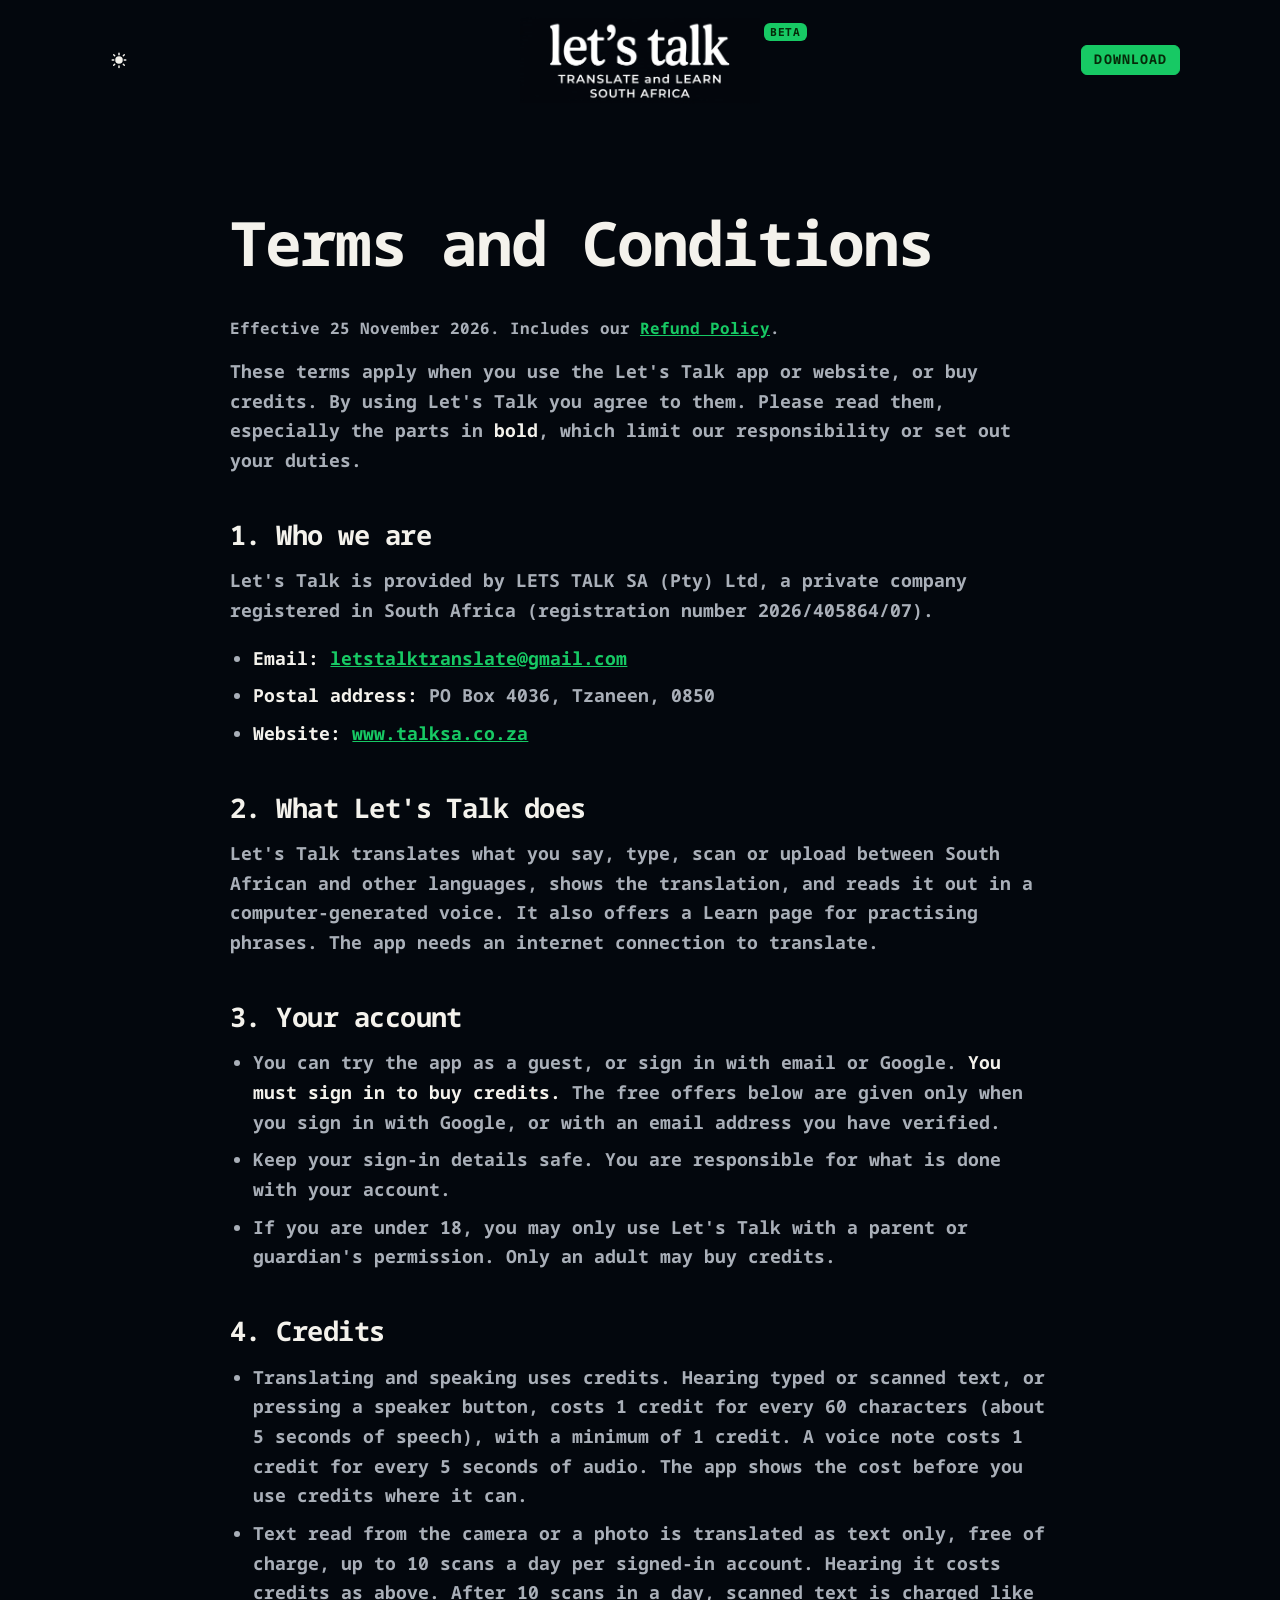
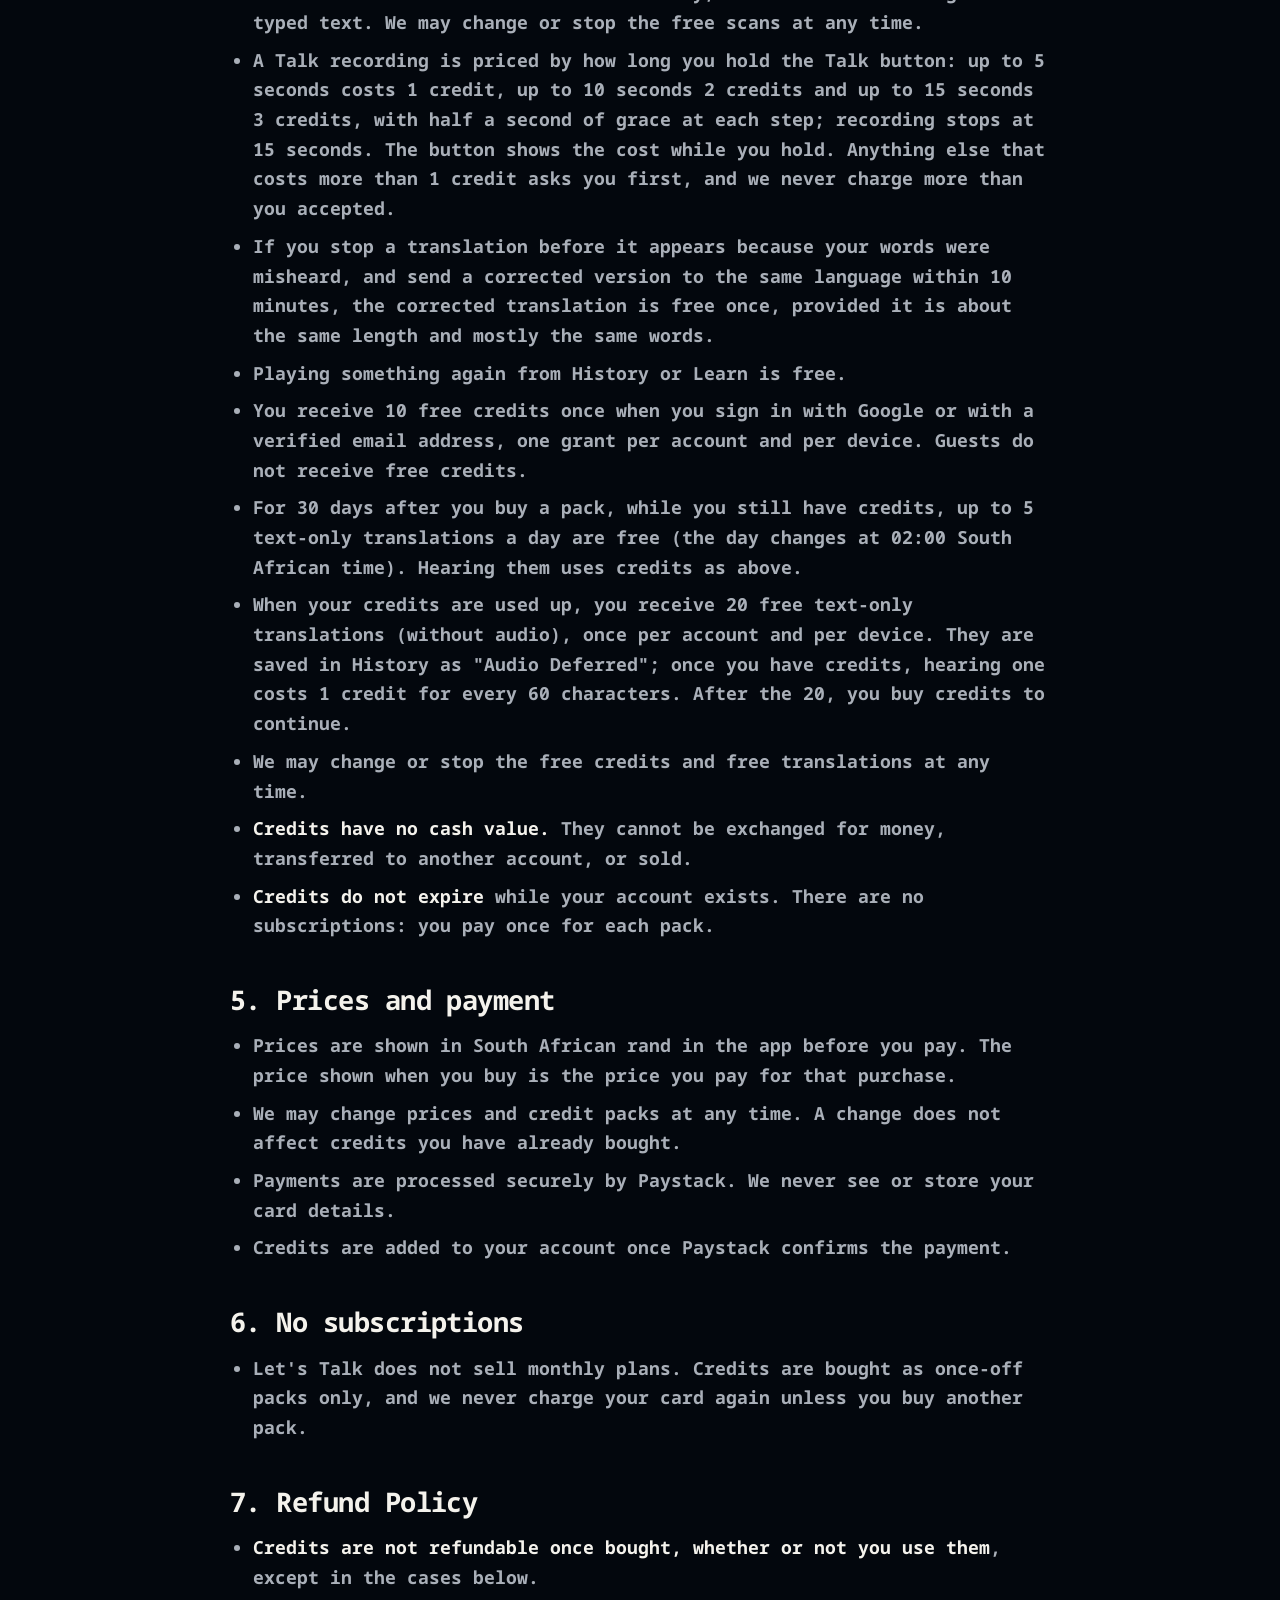
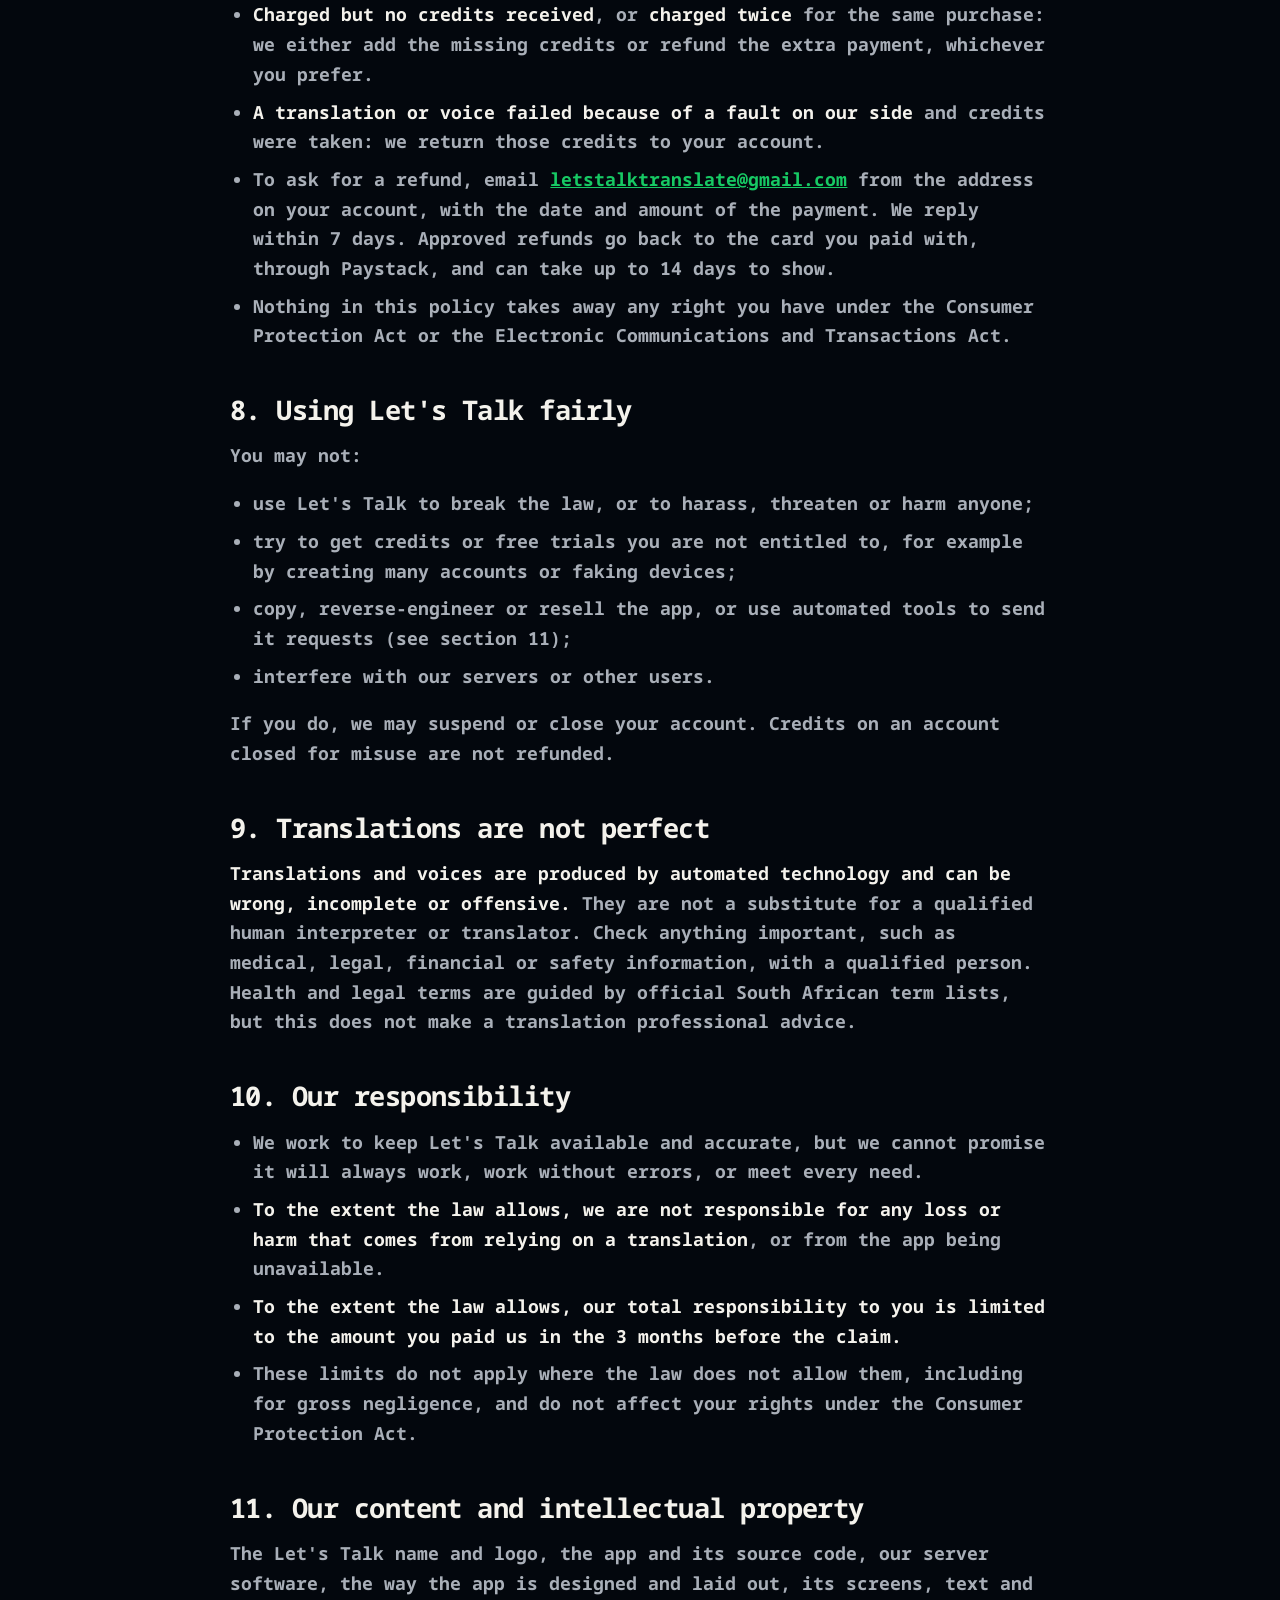
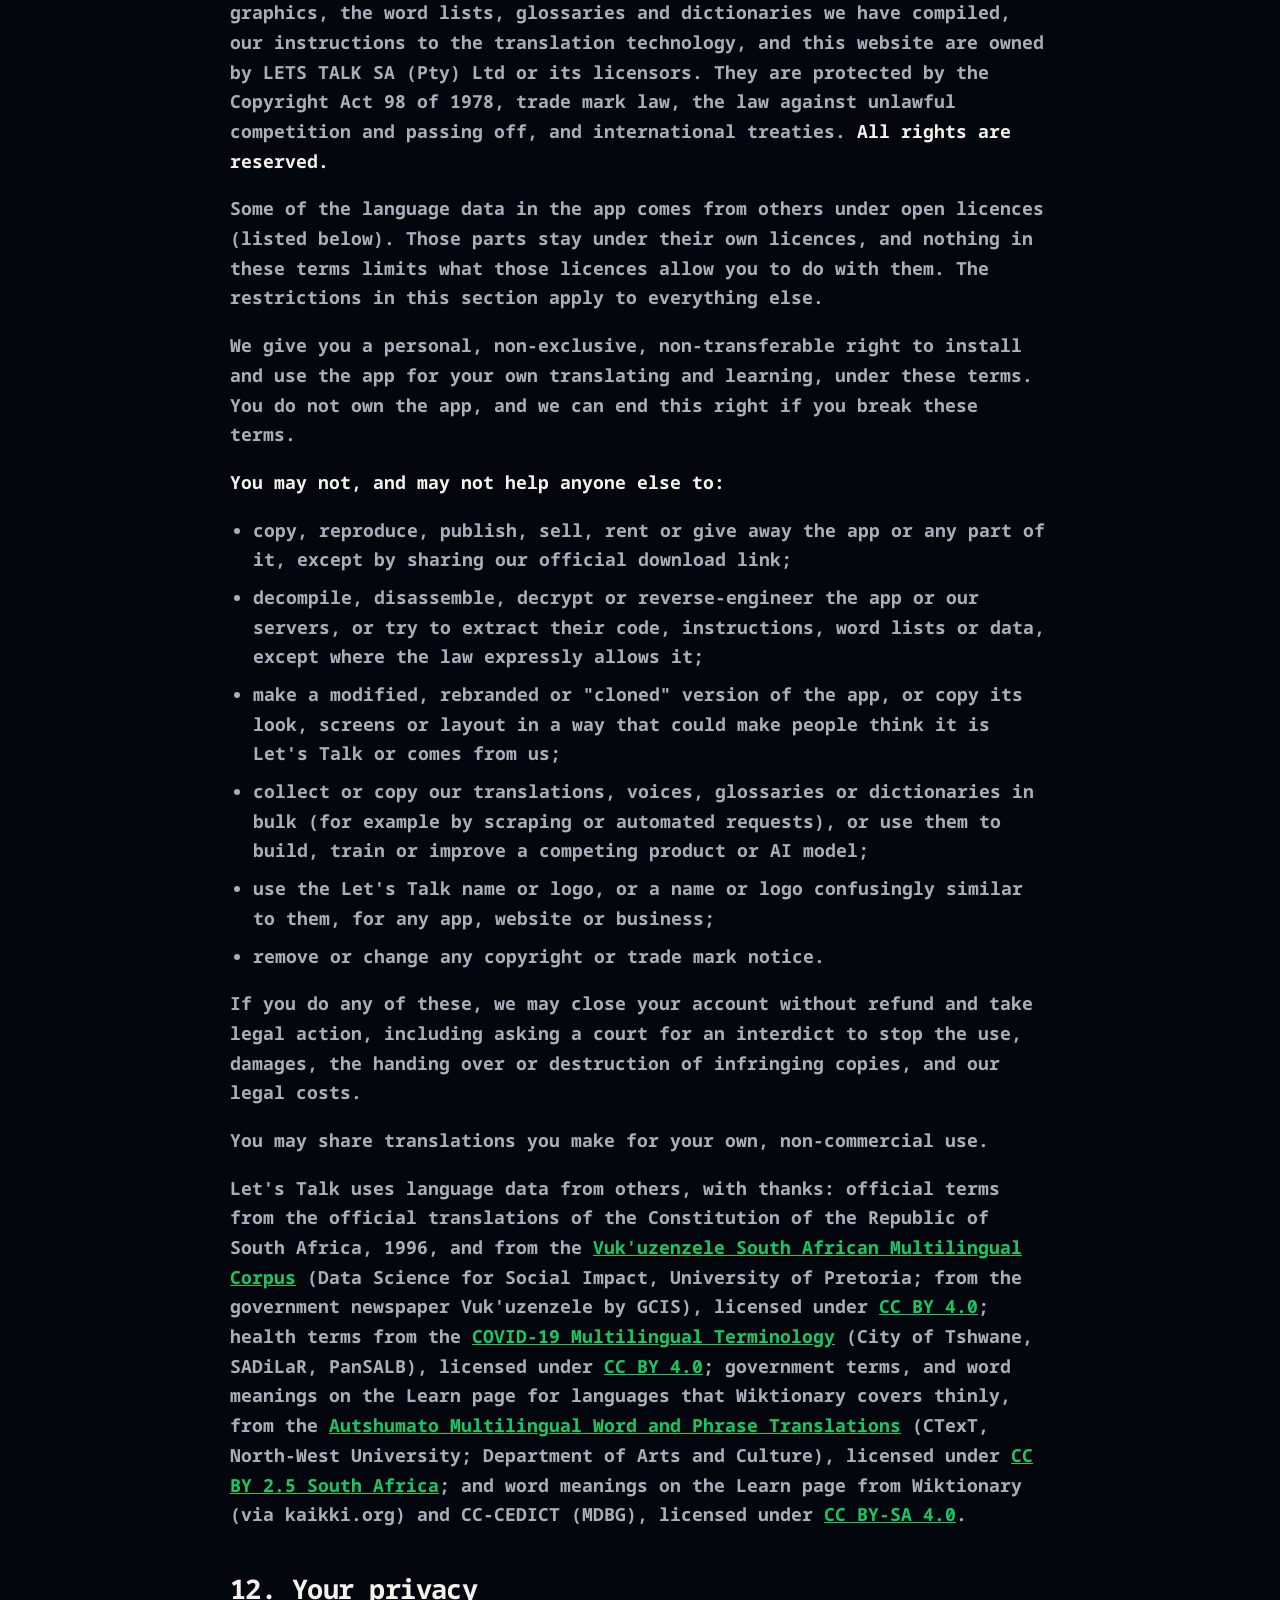
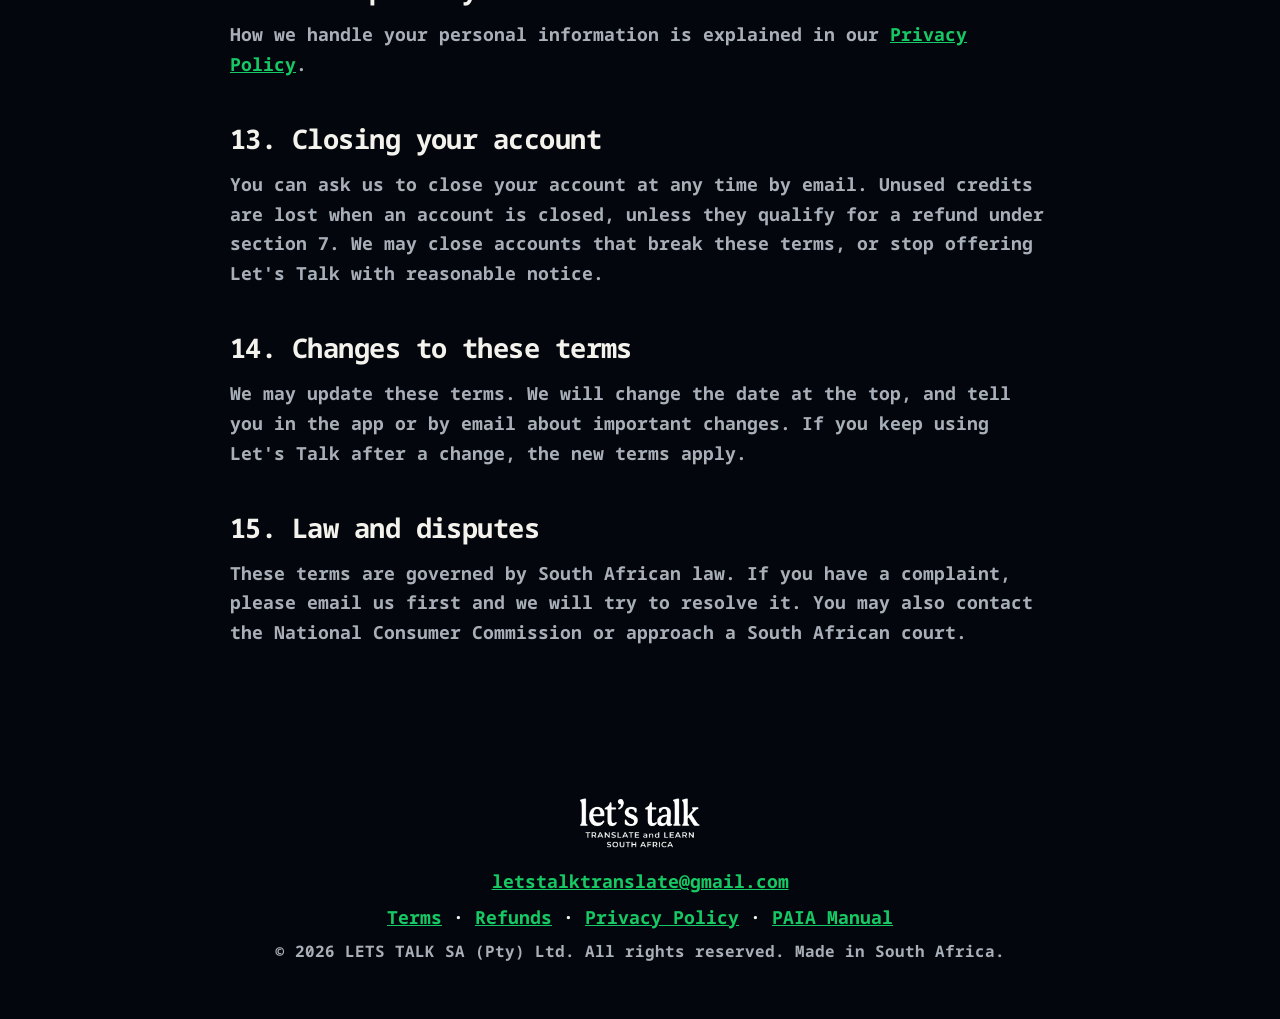
<file: terms.html>
<!DOCTYPE html>
<html lang="en">
<head>
  <meta charset="UTF-8">
  <meta name="viewport" content="width=device-width, initial-scale=1.0">
  <title>Terms and Conditions | Let's Talk</title>
  <meta name="description" content="The terms for using Let's Talk and buying credits, including the refund policy.">
  <meta name="theme-color" content="#03070d">
  <link rel="canonical" href="https://www.talksa.co.za/terms.html">
  <link rel="icon" href="assets/favicon.svg" type="image/svg+xml">
  <link rel="apple-touch-icon" href="assets/apple-touch-icon.png">
  <link rel="preconnect" href="https://fonts.googleapis.com">
  <link rel="preconnect" href="https://fonts.gstatic.com" crossorigin>
  <link href="https://fonts.googleapis.com/css2?family=Noto+Sans+Mono:wght@400;500;600;700&display=swap" rel="stylesheet">
  <link rel="stylesheet" href="styles.css">
  <script>try{var t=localStorage.getItem("theme_v2");if(t==="light"||t==="dark")document.documentElement.setAttribute("data-theme",t);}catch(e){}</script>
</head>
<body>
  <header class="topbar">
    <button class="theme-toggle" type="button" aria-label="Switch between light and dark mode" title="Light or dark mode">
      <svg class="icon-moon" viewBox="0 0 24 24" aria-hidden="true"><path d="M21 14.5A9 9 0 0 1 9.5 3a9 9 0 1 0 11.5 11.5Z"/></svg>
      <svg class="icon-sun" viewBox="0 0 24 24" aria-hidden="true"><path d="M12 7a5 5 0 1 0 0 10 5 5 0 0 0 0-10Zm0-5a1 1 0 0 1 1 1v2a1 1 0 1 1-2 0V3a1 1 0 0 1 1-1Zm0 17a1 1 0 0 1 1 1v2a1 1 0 1 1-2 0v-2a1 1 0 0 1 1-1ZM3 11h2a1 1 0 1 1 0 2H3a1 1 0 1 1 0-2Zm16 0h2a1 1 0 1 1 0 2h-2a1 1 0 1 1 0-2ZM5.6 4.2l1.4 1.4a1 1 0 0 1-1.4 1.4L4.2 5.6a1 1 0 0 1 1.4-1.4Zm12.8 12.8 1.4 1.4a1 1 0 0 1-1.4 1.4l-1.4-1.4a1 1 0 0 1 1.4-1.4ZM4.2 18.4l1.4-1.4a1 1 0 0 1 1.4 1.4l-1.4 1.4a1 1 0 0 1-1.4-1.4ZM17 5.6l1.4-1.4a1 1 0 0 1 1.4 1.4L18.4 7A1 1 0 0 1 17 5.6Z"/></svg>
    </button>
    <a class="topbar-logo" href="./" aria-label="Let's Talk home"><img class="logo-dark" src="assets/logo.png" alt="let's talk - translate and learn South Africa" width="1024" height="366"><img class="logo-light" src="assets/logo-light.png" alt="let's talk - translate and learn South Africa" width="1024" height="366"><span class="beta-tag">Beta</span></a>
    <nav class="topbar-nav" aria-label="Sections">
      <a class="btn btn-small" href="./#download">Download</a>
    </nav>
  </header>

  <main>
    <article class="section policy">
      <h1>Terms and Conditions</h1>
      <p class="fine">Effective 25 November 2026. Includes our <a href="#refunds">Refund Policy</a>.</p>

      <p>These terms apply when you use the Let's Talk app or website, or buy credits. By using Let's Talk you agree to them. Please read them, especially the parts in <strong>bold</strong>, which limit our responsibility or set out your duties.</p>

      <h2>1. Who we are</h2>
      <p>Let's Talk is provided by LETS TALK SA (Pty) Ltd, a private company registered in South Africa (registration number 2026/405864/07).</p>
      <ul>
        <li><strong>Email:</strong> <a href="mailto:letstalktranslate@gmail.com">letstalktranslate@gmail.com</a></li>
        <li><strong>Postal address:</strong> PO Box 4036, Tzaneen, 0850</li>
        <li><strong>Website:</strong> <a href="https://www.talksa.co.za/">www.talksa.co.za</a></li>
      </ul>

      <h2>2. What Let's Talk does</h2>
      <p>Let's Talk translates what you say, type, scan or upload between South African and other languages, shows the translation, and reads it out in a computer-generated voice. It also offers a Learn page for practising phrases. The app needs an internet connection to translate.</p>

      <h2>3. Your account</h2>
      <ul>
        <li>You can try the app as a guest, or sign in with email or Google. <strong>You must sign in to buy credits.</strong> The free offers below are given only when you sign in with Google, or with an email address you have verified.</li>
        <li>Keep your sign-in details safe. You are responsible for what is done with your account.</li>
        <li>If you are under 18, you may only use Let's Talk with a parent or guardian's permission. Only an adult may buy credits.</li>
      </ul>

      <h2>4. Credits</h2>
      <ul>
        <li>Translating and speaking uses credits. Hearing typed or scanned text, or pressing a speaker button, costs 1 credit for every 60 characters (about 5 seconds of speech), with a minimum of 1 credit. A voice note costs 1 credit for every 5 seconds of audio. The app shows the cost before you use credits where it can.</li>
        <li>Text read from the camera or a photo is translated as text only, free of charge, up to 10 scans a day per signed-in account. Hearing it costs credits as above. After 10 scans in a day, scanned text is charged like typed text. We may change or stop the free scans at any time.</li>
        <li>A Talk recording is priced by how long you hold the Talk button: up to 5 seconds costs 1 credit, up to 10 seconds 2 credits and up to 15 seconds 3 credits, with half a second of grace at each step; recording stops at 15 seconds. The button shows the cost while you hold. Anything else that costs more than 1 credit asks you first, and we never charge more than you accepted.</li>
        <li>If you stop a translation before it appears because your words were misheard, and send a corrected version to the same language within 10 minutes, the corrected translation is free once, provided it is about the same length and mostly the same words.</li>
        <li>Playing something again from History or Learn is free.</li>
        <li>You receive 10 free credits once when you sign in with Google or with a verified email address, one grant per account and per device. Guests do not receive free credits.</li>
        <li>For 30 days after you buy a pack, while you still have credits, up to 5 text-only translations a day are free (the day changes at 02:00 South African time). Hearing them uses credits as above.</li>
        <li>When your credits are used up, you receive 20 free text-only translations (without audio), once per account and per device. They are saved in History as "Audio Deferred"; once you have credits, hearing one costs 1 credit for every 60 characters. After the 20, you buy credits to continue.</li>
        <li>We may change or stop the free credits and free translations at any time.</li>
        <li><strong>Credits have no cash value.</strong> They cannot be exchanged for money, transferred to another account, or sold.</li>
        <li><strong>Credits do not expire</strong> while your account exists. There are no subscriptions: you pay once for each pack.</li>
      </ul>

      <h2>5. Prices and payment</h2>
      <ul>
        <li>Prices are shown in South African rand in the app before you pay. The price shown when you buy is the price you pay for that purchase.</li>
        <li>We may change prices and credit packs at any time. A change does not affect credits you have already bought.</li>
        <li>Payments are processed securely by Paystack. We never see or store your card details.</li>
        <li>Credits are added to your account once Paystack confirms the payment.</li>
      </ul>

      <h2>6. No subscriptions</h2>
      <ul>
        <li>Let's Talk does not sell monthly plans. Credits are bought as once-off packs only, and we never charge your card again unless you buy another pack.</li>
      </ul>

      <h2 id="refunds">7. Refund Policy</h2>
      <ul>
        <li><strong>Credits are not refundable once bought, whether or not you use them</strong>, except in the cases below.</li>
        <li><strong>Charged but no credits received</strong>, or <strong>charged twice</strong> for the same purchase: we either add the missing credits or refund the extra payment, whichever you prefer.</li>
        <li><strong>A translation or voice failed because of a fault on our side</strong> and credits were taken: we return those credits to your account.</li>
        <li>To ask for a refund, email <a href="mailto:letstalktranslate@gmail.com">letstalktranslate@gmail.com</a> from the address on your account, with the date and amount of the payment. We reply within 7 days. Approved refunds go back to the card you paid with, through Paystack, and can take up to 14 days to show.</li>
        <li>Nothing in this policy takes away any right you have under the Consumer Protection Act or the Electronic Communications and Transactions Act.</li>
      </ul>

      <h2>8. Using Let's Talk fairly</h2>
      <p>You may not:</p>
      <ul>
        <li>use Let's Talk to break the law, or to harass, threaten or harm anyone;</li>
        <li>try to get credits or free trials you are not entitled to, for example by creating many accounts or faking devices;</li>
        <li>copy, reverse-engineer or resell the app, or use automated tools to send it requests (see section 11);</li>
        <li>interfere with our servers or other users.</li>
      </ul>
      <p>If you do, we may suspend or close your account. Credits on an account closed for misuse are not refunded.</p>

      <h2>9. Translations are not perfect</h2>
      <p><strong>Translations and voices are produced by automated technology and can be wrong, incomplete or offensive.</strong> They are not a substitute for a qualified human interpreter or translator. Check anything important, such as medical, legal, financial or safety information, with a qualified person. Health and legal terms are guided by official South African term lists, but this does not make a translation professional advice.</p>

      <h2>10. Our responsibility</h2>
      <ul>
        <li>We work to keep Let's Talk available and accurate, but we cannot promise it will always work, work without errors, or meet every need.</li>
        <li><strong>To the extent the law allows, we are not responsible for any loss or harm that comes from relying on a translation</strong>, or from the app being unavailable.</li>
        <li><strong>To the extent the law allows, our total responsibility to you is limited to the amount you paid us in the 3 months before the claim.</strong></li>
        <li>These limits do not apply where the law does not allow them, including for gross negligence, and do not affect your rights under the Consumer Protection Act.</li>
      </ul>

      <h2>11. Our content and intellectual property</h2>
      <p>The Let's Talk name and logo, the app and its source code, our server software, the way the app is designed and laid out, its screens, text and graphics, the word lists, glossaries and dictionaries we have compiled, our instructions to the translation technology, and this website are owned by LETS TALK SA (Pty) Ltd or its licensors. They are protected by the Copyright Act 98 of 1978, trade mark law, the law against unlawful competition and passing off, and international treaties. <strong>All rights are reserved.</strong></p>
      <p>Some of the language data in the app comes from others under open licences (listed below). Those parts stay under their own licences, and nothing in these terms limits what those licences allow you to do with them. The restrictions in this section apply to everything else.</p>
      <p>We give you a personal, non-exclusive, non-transferable right to install and use the app for your own translating and learning, under these terms. You do not own the app, and we can end this right if you break these terms.</p>
      <p><strong>You may not, and may not help anyone else to:</strong></p>
      <ul>
        <li>copy, reproduce, publish, sell, rent or give away the app or any part of it, except by sharing our official download link;</li>
        <li>decompile, disassemble, decrypt or reverse-engineer the app or our servers, or try to extract their code, instructions, word lists or data, except where the law expressly allows it;</li>
        <li>make a modified, rebranded or "cloned" version of the app, or copy its look, screens or layout in a way that could make people think it is Let's Talk or comes from us;</li>
        <li>collect or copy our translations, voices, glossaries or dictionaries in bulk (for example by scraping or automated requests), or use them to build, train or improve a competing product or AI model;</li>
        <li>use the Let's Talk name or logo, or a name or logo confusingly similar to them, for any app, website or business;</li>
        <li>remove or change any copyright or trade mark notice.</li>
      </ul>
      <p>If you do any of these, we may close your account without refund and take legal action, including asking a court for an interdict to stop the use, damages, the handing over or destruction of infringing copies, and our legal costs.</p>
      <p>You may share translations you make for your own, non-commercial use.</p>
      <p>Let's Talk uses language data from others, with thanks: official terms from the official translations of the Constitution of the Republic of South Africa, 1996, and from the <a href="https://huggingface.co/datasets/dsfsi/vukuzenzele-sentence-aligned">Vuk'uzenzele South African Multilingual Corpus</a> (Data Science for Social Impact, University of Pretoria; from the government newspaper Vuk'uzenzele by GCIS), licensed under <a href="https://creativecommons.org/licenses/by/4.0/">CC BY 4.0</a>; health terms from the <a href="https://hdl.handle.net/20.500.12185/544">COVID-19 Multilingual Terminology</a> (City of Tshwane, SADiLaR, PanSALB), licensed under <a href="https://creativecommons.org/licenses/by/4.0/">CC BY 4.0</a>; government terms, and word meanings on the Learn page for languages that Wiktionary covers thinly, from the <a href="https://hdl.handle.net/20.500.12185/409">Autshumato Multilingual Word and Phrase Translations</a> (CTexT, North-West University; Department of Arts and Culture), licensed under <a href="https://creativecommons.org/licenses/by/2.5/za/">CC BY 2.5 South Africa</a>; and word meanings on the Learn page from Wiktionary (via kaikki.org) and CC-CEDICT (MDBG), licensed under <a href="https://creativecommons.org/licenses/by-sa/4.0/">CC BY-SA 4.0</a>.</p>

      <h2>12. Your privacy</h2>
      <p>How we handle your personal information is explained in our <a href="privacy.html">Privacy Policy</a>.</p>

      <h2>13. Closing your account</h2>
      <p>You can ask us to close your account at any time by email. Unused credits are lost when an account is closed, unless they qualify for a refund under section 7. We may close accounts that break these terms, or stop offering Let's Talk with reasonable notice.</p>

      <h2>14. Changes to these terms</h2>
      <p>We may update these terms. We will change the date at the top, and tell you in the app or by email about important changes. If you keep using Let's Talk after a change, the new terms apply.</p>

      <h2>15. Law and disputes</h2>
      <p>These terms are governed by South African law. If you have a complaint, please email us first and we will try to resolve it. You may also contact the National Consumer Commission or approach a South African court.</p>
    </article>
  </main>


  <footer class="footer">
    <img class="logo-dark" src="assets/logo.png" alt="let's talk" width="1024" height="366">
    <img class="logo-light" src="assets/logo-light.png" alt="let's talk" width="1024" height="366">
    <p><a href="mailto:letstalktranslate@gmail.com">letstalktranslate@gmail.com</a></p>
    <p><a href="terms.html">Terms</a> · <a href="terms.html#refunds">Refunds</a> · <a href="privacy.html">Privacy Policy</a> · <a href="paia.html">PAIA Manual</a></p>
    <p class="fine">&copy; 2026 LETS TALK SA (Pty) Ltd. All rights reserved. Made in South Africa.</p>
  </footer>
  <script>
    (function () {
      var root = document.documentElement;
      var meta = document.querySelector('meta[name="theme-color"]');
      function current() { return root.getAttribute("data-theme") || "dark"; }
      function sync() {
        var light = current() === "light";
        if (meta) meta.setAttribute("content", light ? "#f7f5f0" : "#03070d");
        var btn = document.querySelector(".theme-toggle");
        if (btn) btn.setAttribute("aria-pressed", light ? "false" : "true");
      }
      document.querySelector(".theme-toggle").addEventListener("click", function () {
        var next = current() === "light" ? "dark" : "light";
        root.setAttribute("data-theme", next);
        try { localStorage.setItem("theme_v2", next); } catch (e) {}
        sync();
      });
      sync();
    })();
  </script>
</body>
</html>
</file>
<file: styles.css>
:root {
  --bg: #03070d;
  --bg-raised: #14171c;
  --bg-card: #171b21;
  --line: #262b33;
  --text: #f4f2ec;
  --muted: #a9afb8;
  --green: #17C964;
  --green-bright: #17C964;
  --green-ink: #062a09;
  --cream: #f7f5f0;
  --link-hover: #17C964;
  --topbar-bg: #03070d;
  --chip-bg: var(--cream);
  --chip-text: #1b1b1b;
  --chip-border: transparent;
  --radius: 16px;
  --max: 1080px;
  /* The app's own font: Android's monospace (Droid Sans Mono, now Noto Sans Mono). */
  --font: "Noto Sans Mono", "Droid Sans Mono", ui-monospace, "Cascadia Mono", Menlo, Consolas, monospace;
}

* { box-sizing: border-box; }

/* Sizes in rem follow the app: its default text is 18 px. */
html { font-size: 18px; scroll-behavior: smooth; scroll-padding-top: 84px; }

body {
  margin: 0;
  background: var(--bg);
  color: var(--text);
  font-family: var(--font);
  font-size: 1rem;
  /* The app's default text: bold monospace, no shadow. */
  font-weight: 700;
  line-height: 1.65;
  -webkit-font-smoothing: antialiased;
}

img { max-width: 100%; height: auto; display: block; }

a { color: var(--green-bright); }
a:hover { color: var(--link-hover); }

h1, h2, h3 { font-family: var(--font); font-weight: 700; line-height: 1.15; margin: 0 0 0.6em; }
h1 { font-size: clamp(1.9rem, 5.2vw, 3.4rem); letter-spacing: -0.03em; }
h2 { font-size: clamp(1.5rem, 3.6vw, 2.2rem); letter-spacing: -0.02em; }
h3 { font-size: 1.15rem; font-weight: 700; }
p { margin: 0 0 1em; }

/* Top bar */

.topbar {
  position: sticky;
  top: 0;
  z-index: 10;
  display: grid;
  grid-template-columns: 1fr 1fr;
  align-items: center;
  gap: 16px;
  padding: 12px max(16px, calc((100vw - var(--max)) / 2));
  background: var(--topbar-bg);
}
.topbar { position: sticky; }
.topbar .theme-toggle, .topbar-left { justify-self: start; }
.topbar-left { display: flex; align-items: center; gap: 22px; font-size: 0.92rem; }
.topbar-left a { color: var(--muted); text-decoration: none; }
.topbar-left a:hover { color: var(--text); }
/* Exactly in the middle, however wide the links on the right are. */
.topbar-logo { position: absolute; left: 50%; transform: translateX(-50%); }
.topbar-logo img { width: 240px; }
/* Until the official launch the site and app are a beta. */
.beta-tag {
  position: absolute;
  left: calc(100% + 4px);
  top: 6px;
  padding: 1px 6px;
  border-radius: 6px;
  background: var(--green);
  color: var(--green-ink);
  font-size: 0.62rem;
  font-weight: 700;
  letter-spacing: 0.06em;
  text-transform: uppercase;
  line-height: 1.4;
}
.topbar-nav { justify-self: end; display: flex; align-items: center; gap: 22px; font-size: 0.92rem; font-weight: 700; }
.topbar-nav a:not(.btn) { color: var(--muted); text-decoration: none; }
.topbar-nav a:not(.btn):hover { color: var(--text); }

/* Buttons */
/* Slim, squared-off tags in the app's own style (like the BETA tag):
   small capitals, wide letter spacing, a light corner radius. */
.btn {
  display: inline-flex;
  align-items: center;
  justify-content: center;
  gap: 8px;
  padding: 9px 18px;
  border-radius: 8px;
  background: var(--green);
  color: var(--green-ink);
  font-size: 0.82rem;
  font-weight: 700;
  letter-spacing: 0.08em;
  text-transform: uppercase;
  line-height: 1.2;
  text-decoration: none;
  border: 1.5px solid var(--green);
  transition: background 0.15s, border-color 0.15s, transform 0.15s;
}
.btn svg { width: 15px; height: 15px; }
.btn:hover { background: var(--green-bright); border-color: var(--green-bright); color: var(--green-ink); transform: translateY(-1px); }
.btn:focus-visible, a:focus-visible, summary:focus-visible { outline: 3px solid var(--green-bright); outline-offset: 3px; }
.btn-small { padding: 6px 12px; font-size: 0.74rem; border-radius: 6px; }
.btn-large { padding: 12px 24px; font-size: 0.92rem; }
.btn-ghost { background: transparent; color: var(--text); border-color: transparent; text-transform: none; letter-spacing: 0; font-size: 0.95rem; }
.btn-ghost:hover { background: transparent; border-color: transparent; color: var(--green-bright); }

/* Layout */
main { padding: 0 16px; }
.hero, .section { max-width: var(--max); margin: 0 auto; }

.hero { padding: clamp(56px, 10vw, 112px) 0 clamp(48px, 8vw, 88px); text-align: center; }
.hero h1 { max-width: 19ch; margin-left: auto; margin-right: auto; }
.eyebrow {
  display: inline-block;
  margin-bottom: 20px;
  color: var(--green-bright);
  font-size: 0.8rem;
  font-weight: 700;
  letter-spacing: 0.12em;
  text-transform: uppercase;
}
.lead { max-width: 640px; margin: 0 auto 32px; color: var(--muted); font-size: clamp(1.05rem, 2.2vw, 1.2rem); }
.hero-actions { display: flex; flex-wrap: wrap; justify-content: center; gap: 12px; }
.hero-note { margin-top: 20px; color: var(--muted); font-size: 0.9rem; }

.section { padding: clamp(48px, 8vw, 88px) 0; }
.section-lead { color: var(--muted); max-width: 640px; margin-bottom: 36px; font-size: 1.05rem; }

.grid { display: grid; grid-template-columns: repeat(auto-fit, minmax(230px, 1fr)); gap: 32px; }
.grid-3 { grid-template-columns: repeat(auto-fit, minmax(260px, 1fr)); }

.card { padding: 0; }
.card p { color: var(--muted); margin: 0; }
.card-plain h3 { color: var(--green-bright); }
.card-icon { margin-bottom: 12px; }
.card-icon svg { width: 32px; height: 32px; fill: var(--text); }

.split { display: grid; grid-template-columns: repeat(auto-fit, minmax(260px, 1fr)); gap: 32px; margin-top: 48px; }
.split p { color: var(--muted); }
.subhead { margin-top: 56px; }

/* Languages */
.list-title { margin-top: 28px; font-size: 0.85rem; font-weight: 700; letter-spacing: 0.1em; text-transform: uppercase; color: var(--muted); }
.chips { list-style: none; padding: 0; margin: 0; display: flex; flex-wrap: wrap; gap: 8px 28px; }
.chips li { color: var(--text); font-weight: 700; }
.chips-alt li { color: var(--muted); }

/* Download */
.download { text-align: left; }
.download-box {
  display: flex;
  flex-wrap: wrap;
  align-items: center;
  gap: 16px 24px;
  margin-bottom: 40px;
}
.download-meta { margin: 0; color: var(--muted); max-width: 420px; }
.steps { padding-left: 1.3em; margin: 0 0 20px; }
.steps li { margin-bottom: 10px; padding-left: 4px; }
.steps li::marker { color: var(--green-bright); font-weight: 700; }

/* Install guide pop-up */
#install-guide {
  width: min(560px, calc(100vw - 24px));
  max-height: calc(100vh - 24px);
  overflow-y: auto;
  padding: 24px 22px 22px;
  border: 1px solid var(--line);
  border-radius: var(--radius);
  background: var(--bg-card);
  color: var(--text);
}
#install-guide::backdrop { background: rgba(0, 0, 0, 0.7); }
#install-guide h2 { font-size: 1.35rem; margin-right: 36px; }
.guide-lead { color: var(--muted); font-size: 0.92rem; }
.guide-steps { font-size: 0.95rem; }
.guide-steps li { font-weight: 400; }
.guide-steps strong { color: var(--green-bright); }
.guide-safe { border-left: 3px solid var(--green-bright); padding: 4px 0 4px 12px; margin: 0 0 20px; font-size: 0.85rem; font-weight: 400; color: var(--muted); }
.guide-safe strong { color: var(--text); }
.guide-actions .btn { width: 100%; justify-content: center; }
.guide-started { margin: 12px 0 0; font-size: 0.85rem; color: var(--green-bright); }
.guide-close { position: absolute; top: 10px; right: 12px; margin: 0; }
.guide-close button { background: none; border: 0; color: var(--text); font-size: 1.8rem; line-height: 1; cursor: pointer; padding: 4px 10px; }

/* FAQ */
details { padding: 14px 0; }
summary {
  cursor: pointer;
  list-style: none;
  display: flex;
  justify-content: space-between;
  gap: 16px;
  font-weight: 700;
  font-size: 1.05rem;
}
summary::-webkit-details-marker { display: none; }
summary::after { content: "+"; color: var(--green-bright); font-size: 1.4rem; line-height: 1; }
details[open] summary::after { content: "\2212"; }
details p { margin: 12px 0 0; color: var(--muted); }

.disclaimer p { color: var(--muted); font-size: 0.92rem; max-width: 820px; }
.fine { color: var(--muted); font-size: 0.88rem; }

/* Footer */
.footer {
  padding: 40px 16px 48px;
  text-align: center;
}
.footer img { width: 160px; margin: 0 auto 16px; }
.footer p { margin: 0 0 6px; }

/* Below this width the section links would run into the logo. */
/* Desktop: a big logo, centred in a taller top bar. */
@media (min-width: 961px) {
  .topbar { min-height: 120px; }
  .topbar-logo { top: 50%; transform: translate(-50%, -50%); }
}

@media (max-width: 960px) {
  .topbar-logo img { width: 170px; }
  .topbar-left a, .topbar-nav a:not(.btn) { display: none; }
}

@media (max-width: 720px) {
  .topbar-logo img { width: 112px; }
  /* Phones: the tag sits left of the logo, between it and the light/dark switch. */
  .beta-tag { left: auto; right: calc(100% + 6px); top: 50%; transform: translateY(-50%); }
  .btn-large { width: auto; }
}

@media (prefers-reduced-motion: reduce) {
  html { scroll-behavior: auto; }
  .btn { transition: none; }
  .btn:hover { transform: none; }
}

/* Privacy policy page */
.policy { max-width: 820px; border-top: 0; }
.policy h2 { font-size: clamp(1.2rem, 2.6vw, 1.5rem); margin-top: 1.6em; }
.policy p, .policy li { color: var(--muted); }
.policy strong { color: var(--text); }
.policy ul { padding-left: 1.3em; margin: 0 0 1em; }
.policy li { margin-bottom: 8px; }

/* Light mode, matching the app's light background (#F7F5F0). The site opens
   in dark mode; light is used only when the visitor picks it with the toggle. */
:root[data-theme="light"] {
  --bg: #f7f5f0;
  --bg-raised: #ece9e1;
  --bg-card: #ffffff;
  --line: #ddd8cc;
  --text: #14171c;
  --muted: #555c66;
  --green-bright: #17C964;
  --link-hover: #17C964;
  --topbar-bg: #f7f5f0;
  --chip-bg: #ffffff;
  --chip-text: #14171c;
  --chip-border: #ddd8cc;}
:root { color-scheme: dark; }
:root[data-theme="light"] { color-scheme: light; }

.logo-light { display: none !important; }
:root[data-theme="light"] .logo-dark { display: none !important; }
:root[data-theme="light"] .logo-light { display: block !important; }

.theme-toggle {
  display: inline-flex;
  align-items: center;
  justify-content: center;
  width: 38px;
  height: 38px;
  padding: 0;
  border: 0;
  background: transparent;
  color: var(--text);
  cursor: pointer;
  -webkit-tap-highlight-color: transparent;
}
/* No hover colour on phones: a tap would leave it stuck. */
@media (hover: hover) { .theme-toggle:hover { color: var(--muted); } }
.theme-toggle:focus-visible { outline: 3px solid currentColor; outline-offset: 3px; }
.theme-toggle svg { width: 18px; height: 18px; fill: currentColor; }
/* The icon shows the theme you would switch to: a sun in dark mode, a moon in light. */
.theme-toggle .icon-moon { display: none; }
:root[data-theme="light"] .theme-toggle .icon-sun { display: none; }
:root[data-theme="light"] .theme-toggle .icon-moon { display: block; }

/* Two video boxes under the hero (How to install, App features) */
.videos { max-width: 720px; margin-left: auto; margin-right: auto; margin-top: clamp(32px, 6vw, 56px); text-align: left; }
.video-title { font-size: 1.05rem; margin: 0 0 10px; }
.video-length { color: var(--muted); font-weight: 400; font-size: 0.9rem; }
.video-frame { aspect-ratio: 16 / 9; width: 100%; border: 1px solid var(--line); border-radius: var(--radius); background: var(--bg-card); overflow: hidden; }
.video-frame iframe { width: 100%; height: 100%; border: 0; display: block; }
.video-soon { display: flex; flex-direction: column; align-items: center; justify-content: center; gap: 10px; color: var(--muted); font-size: 0.9rem; }
.video-soon svg { color: var(--green-bright); }
</file>
